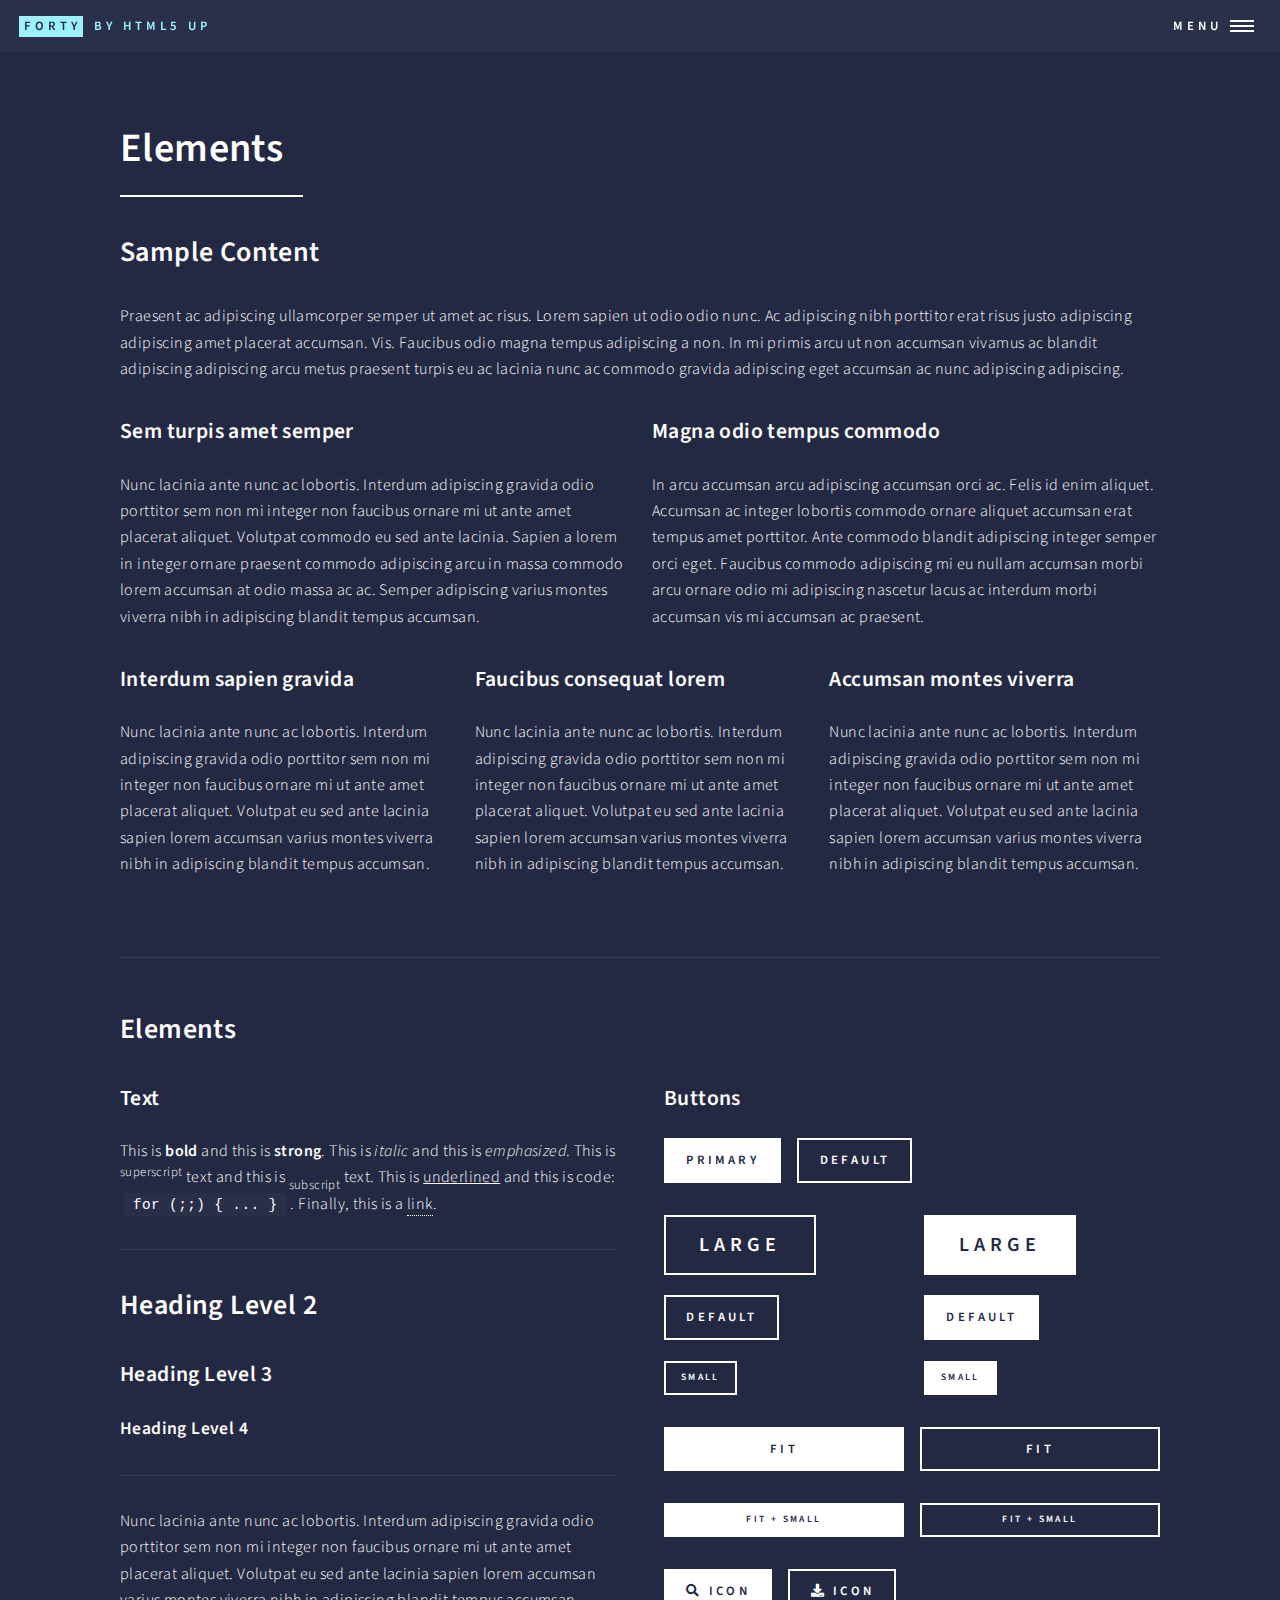
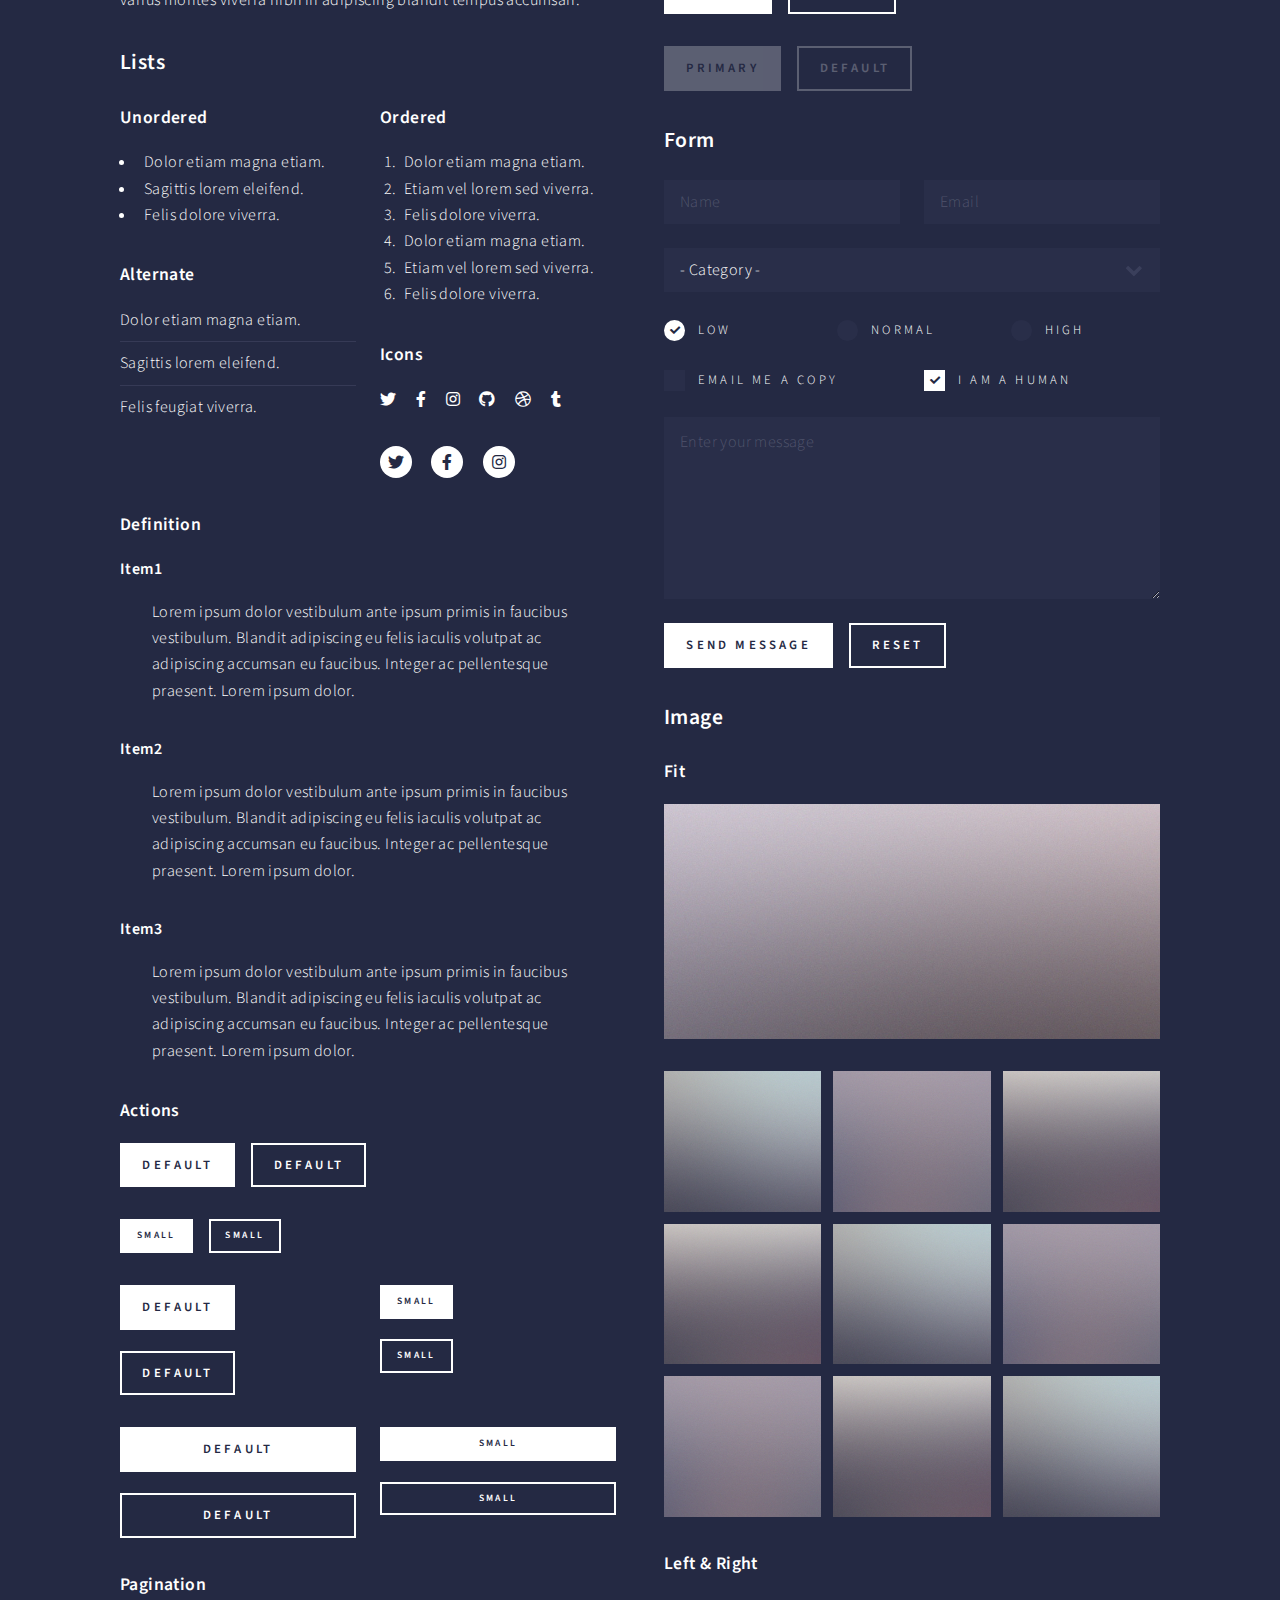
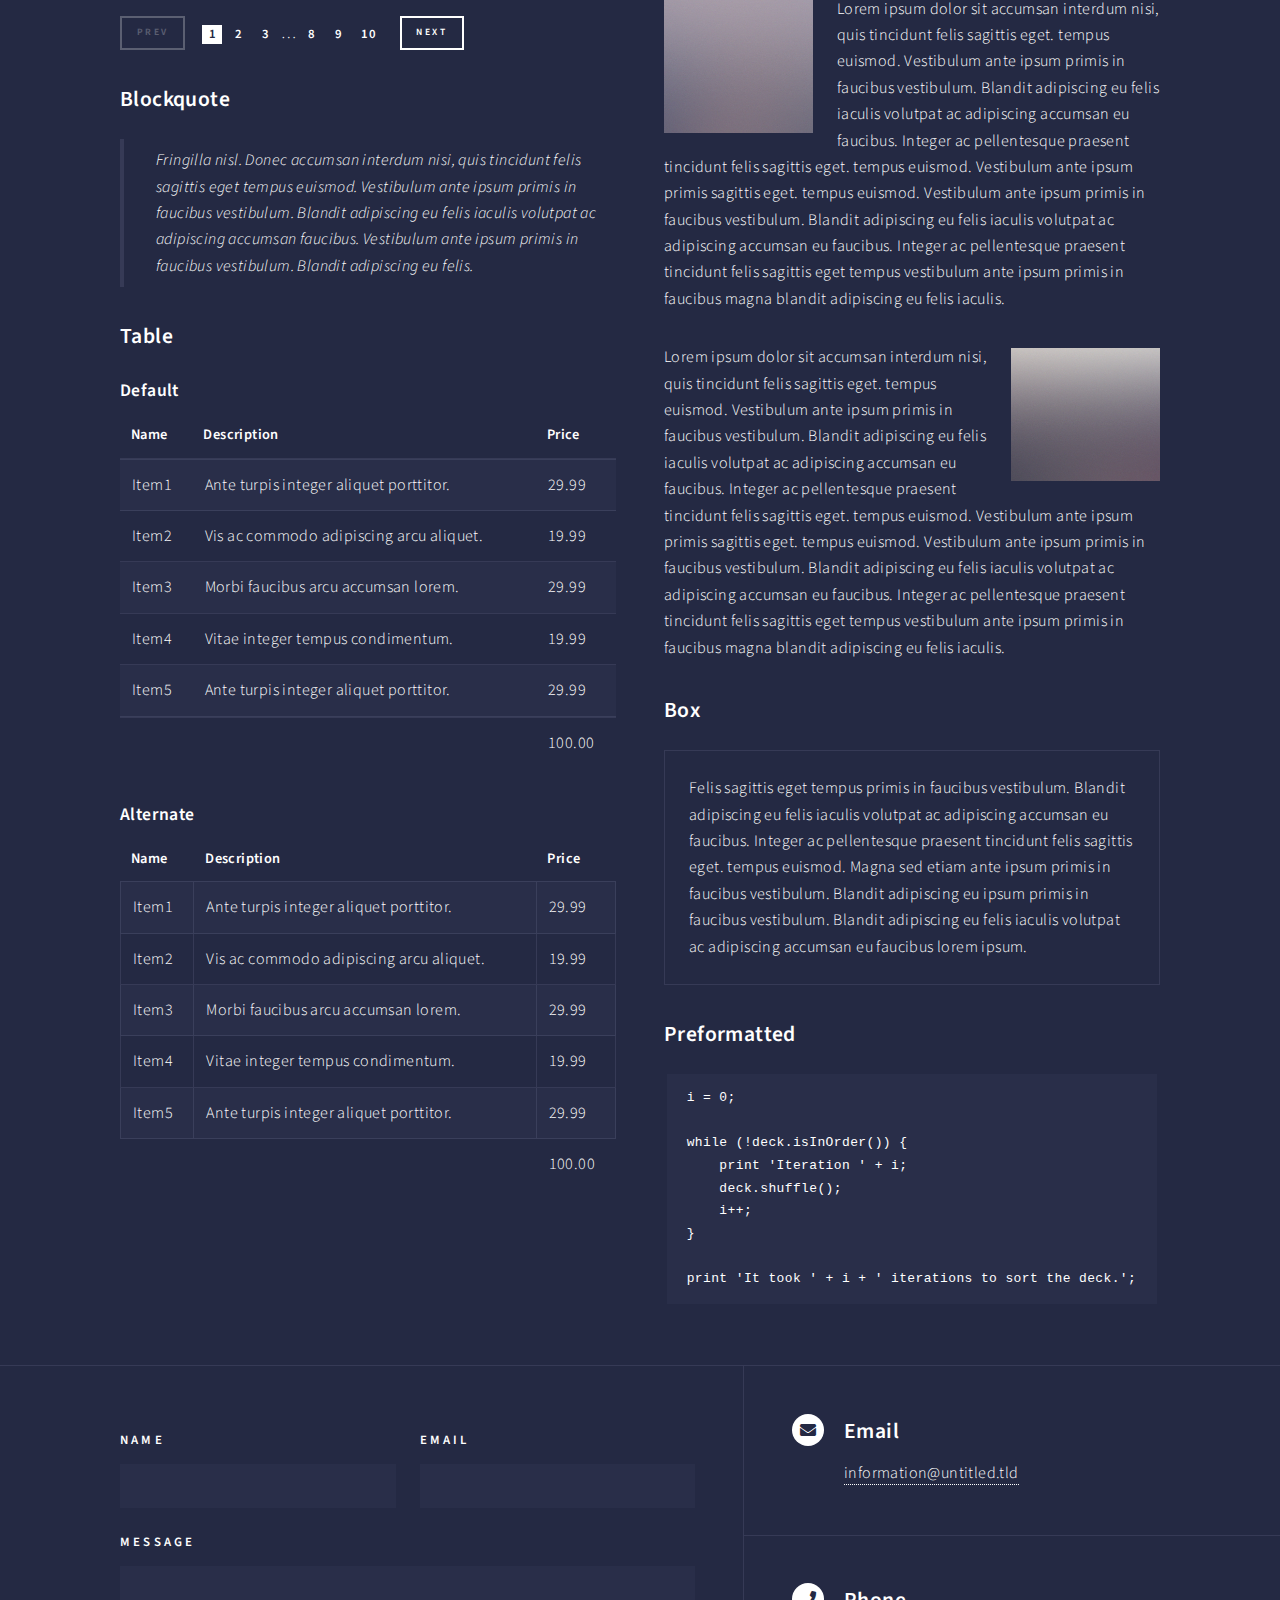
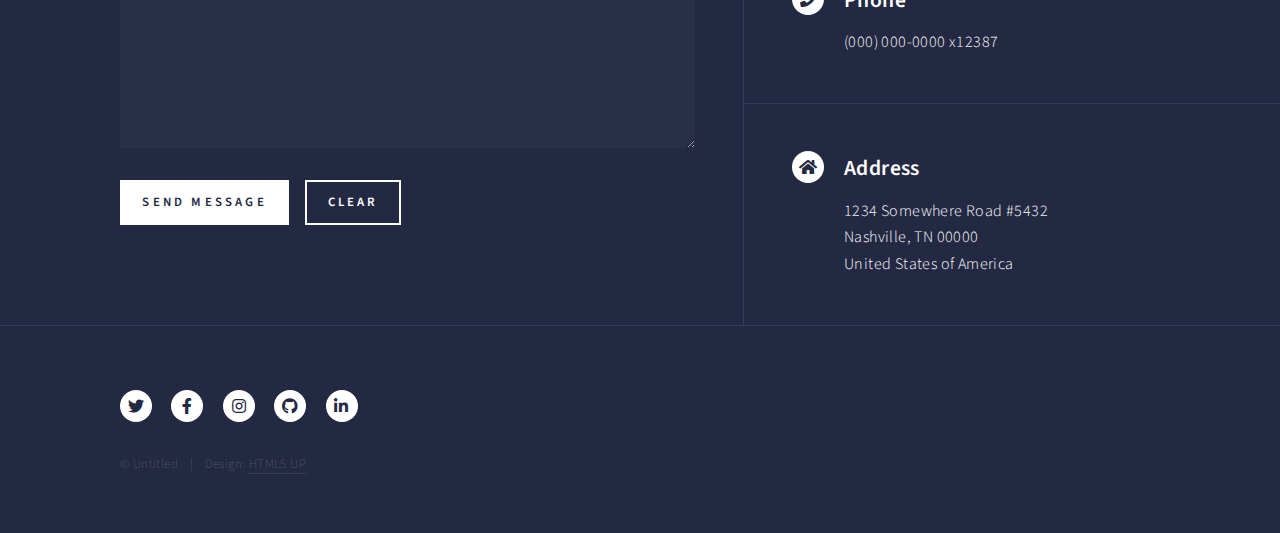
<file: elements.html>
<!DOCTYPE HTML>
<!--
	Forty by HTML5 UP
	html5up.net | @ajlkn
	Free for personal and commercial use under the CCA 3.0 license (html5up.net/license)
-->
<html>
	<head>
		<title>Elements - Forty by HTML5 UP</title>
		<meta charset="utf-8" />
		<meta name="viewport" content="width=device-width, initial-scale=1, user-scalable=no" />
		<link rel="stylesheet" href="assets/css/main.css" />
		<noscript><link rel="stylesheet" href="assets/css/noscript.css" /></noscript>
	</head>
	<body class="is-preload">

		<!-- Wrapper -->
			<div id="wrapper">

				<!-- Header -->
					<header id="header">
						<a href="index.html" class="logo"><strong>Forty</strong> <span>by HTML5 UP</span></a>
						<nav>
							<a href="#menu">Menu</a>
						</nav>
					</header>

				<!-- Menu -->
					<nav id="menu">
						<ul class="links">
							<li><a href="index.html">Home</a></li>
							<li><a href="landing.html">Landing</a></li>
							<li><a href="generic.html">Generic</a></li>
							<li><a href="elements.html">Elements</a></li>
						</ul>
						<ul class="actions stacked">
							<li><a href="#" class="button primary fit">Get Started</a></li>
							<li><a href="#" class="button fit">Log In</a></li>
						</ul>
					</nav>

				<!-- Main -->
					<div id="main" class="alt">

						<!-- One -->
							<section id="one">
								<div class="inner">
									<header class="major">
										<h1>Elements</h1>
									</header>

									<!-- Content -->
										<h2 id="content">Sample Content</h2>
										<p>Praesent ac adipiscing ullamcorper semper ut amet ac risus. Lorem sapien ut odio odio nunc. Ac adipiscing nibh porttitor erat risus justo adipiscing adipiscing amet placerat accumsan. Vis. Faucibus odio magna tempus adipiscing a non. In mi primis arcu ut non accumsan vivamus ac blandit adipiscing adipiscing arcu metus praesent turpis eu ac lacinia nunc ac commodo gravida adipiscing eget accumsan ac nunc adipiscing adipiscing.</p>
										<div class="row">
											<div class="col-6 col-12-small">
												<h3>Sem turpis amet semper</h3>
												<p>Nunc lacinia ante nunc ac lobortis. Interdum adipiscing gravida odio porttitor sem non mi integer non faucibus ornare mi ut ante amet placerat aliquet. Volutpat commodo eu sed ante lacinia. Sapien a lorem in integer ornare praesent commodo adipiscing arcu in massa commodo lorem accumsan at odio massa ac ac. Semper adipiscing varius montes viverra nibh in adipiscing blandit tempus accumsan.</p>
											</div>
											<div class="col-6 col-12-small">
												<h3>Magna odio tempus commodo</h3>
												<p>In arcu accumsan arcu adipiscing accumsan orci ac. Felis id enim aliquet. Accumsan ac integer lobortis commodo ornare aliquet accumsan erat tempus amet porttitor. Ante commodo blandit adipiscing integer semper orci eget. Faucibus commodo adipiscing mi eu nullam accumsan morbi arcu ornare odio mi adipiscing nascetur lacus ac interdum morbi accumsan vis mi accumsan ac praesent.</p>
											</div>
											<!-- Break -->
											<div class="col-4 col-12-medium">
												<h3>Interdum sapien gravida</h3>
												<p>Nunc lacinia ante nunc ac lobortis. Interdum adipiscing gravida odio porttitor sem non mi integer non faucibus ornare mi ut ante amet placerat aliquet. Volutpat eu sed ante lacinia sapien lorem accumsan varius montes viverra nibh in adipiscing blandit tempus accumsan.</p>
											</div>
											<div class="col-4 col-12-medium">
												<h3>Faucibus consequat lorem</h3>
												<p>Nunc lacinia ante nunc ac lobortis. Interdum adipiscing gravida odio porttitor sem non mi integer non faucibus ornare mi ut ante amet placerat aliquet. Volutpat eu sed ante lacinia sapien lorem accumsan varius montes viverra nibh in adipiscing blandit tempus accumsan.</p>
											</div>
											<div class="col-4 col-12-medium">
												<h3>Accumsan montes viverra</h3>
												<p>Nunc lacinia ante nunc ac lobortis. Interdum adipiscing gravida odio porttitor sem non mi integer non faucibus ornare mi ut ante amet placerat aliquet. Volutpat eu sed ante lacinia sapien lorem accumsan varius montes viverra nibh in adipiscing blandit tempus accumsan.</p>
											</div>
										</div>

									<hr class="major" />

									<!-- Elements -->
										<h2 id="elements">Elements</h2>
										<div class="row gtr-200">
											<div class="col-6 col-12-medium">

												<!-- Text stuff -->
													<h3>Text</h3>
													<p>This is <b>bold</b> and this is <strong>strong</strong>. This is <i>italic</i> and this is <em>emphasized</em>.
													This is <sup>superscript</sup> text and this is <sub>subscript</sub> text.
													This is <u>underlined</u> and this is code: <code>for (;;) { ... }</code>.
													Finally, this is a <a href="#">link</a>.</p>
													<hr />
													<h2>Heading Level 2</h2>
													<h3>Heading Level 3</h3>
													<h4>Heading Level 4</h4>
													<hr />
													<p>Nunc lacinia ante nunc ac lobortis. Interdum adipiscing gravida odio porttitor sem non mi integer non faucibus ornare mi ut ante amet placerat aliquet. Volutpat eu sed ante lacinia sapien lorem accumsan varius montes viverra nibh in adipiscing blandit tempus accumsan.</p>

												<!-- Lists -->
													<h3>Lists</h3>
													<div class="row">
														<div class="col-6 col-12-small">

															<h4>Unordered</h4>
															<ul>
																<li>Dolor etiam magna etiam.</li>
																<li>Sagittis lorem eleifend.</li>
																<li>Felis dolore viverra.</li>
															</ul>

															<h4>Alternate</h4>
															<ul class="alt">
																<li>Dolor etiam magna etiam.</li>
																<li>Sagittis lorem eleifend.</li>
																<li>Felis feugiat viverra.</li>
															</ul>

														</div>
														<div class="col-6 col-12-small">

															<h4>Ordered</h4>
															<ol>
																<li>Dolor etiam magna etiam.</li>
																<li>Etiam vel lorem sed viverra.</li>
																<li>Felis dolore viverra.</li>
																<li>Dolor etiam magna etiam.</li>
																<li>Etiam vel lorem sed viverra.</li>
																<li>Felis dolore viverra.</li>
															</ol>

															<h4>Icons</h4>
															<ul class="icons">
																<li><a href="#" class="icon brands fa-twitter"><span class="label">Twitter</span></a></li>
																<li><a href="#" class="icon brands fa-facebook-f"><span class="label">Facebook</span></a></li>
																<li><a href="#" class="icon brands fa-instagram"><span class="label">Instagram</span></a></li>
																<li><a href="#" class="icon brands fa-github"><span class="label">Github</span></a></li>
																<li><a href="#" class="icon brands fa-dribbble"><span class="label">Dribbble</span></a></li>
																<li><a href="#" class="icon brands fa-tumblr"><span class="label">Tumblr</span></a></li>
															</ul>
															<ul class="icons">
																<li><a href="#" class="icon brands alt fa-twitter"><span class="label">Twitter</span></a></li>
																<li><a href="#" class="icon brands alt fa-facebook-f"><span class="label">Facebook</span></a></li>
																<li><a href="#" class="icon brands alt fa-instagram"><span class="label">Instagram</span></a></li>
															</ul>

														</div>
													</div>
													<h4>Definition</h4>
													<dl>
														<dt>Item1</dt>
														<dd>
															<p>Lorem ipsum dolor vestibulum ante ipsum primis in faucibus vestibulum. Blandit adipiscing eu felis iaculis volutpat ac adipiscing accumsan eu faucibus. Integer ac pellentesque praesent. Lorem ipsum dolor.</p>
														</dd>
														<dt>Item2</dt>
														<dd>
															<p>Lorem ipsum dolor vestibulum ante ipsum primis in faucibus vestibulum. Blandit adipiscing eu felis iaculis volutpat ac adipiscing accumsan eu faucibus. Integer ac pellentesque praesent. Lorem ipsum dolor.</p>
														</dd>
														<dt>Item3</dt>
														<dd>
															<p>Lorem ipsum dolor vestibulum ante ipsum primis in faucibus vestibulum. Blandit adipiscing eu felis iaculis volutpat ac adipiscing accumsan eu faucibus. Integer ac pellentesque praesent. Lorem ipsum dolor.</p>
														</dd>
													</dl>

													<h4>Actions</h4>
													<ul class="actions">
														<li><a href="#" class="button primary">Default</a></li>
														<li><a href="#" class="button">Default</a></li>
													</ul>
													<ul class="actions small">
														<li><a href="#" class="button primary small">Small</a></li>
														<li><a href="#" class="button small">Small</a></li>
													</ul>
													<div class="row">
														<div class="col-6 col-12-small">
															<ul class="actions stacked">
																<li><a href="#" class="button primary">Default</a></li>
																<li><a href="#" class="button">Default</a></li>
															</ul>
														</div>
														<div class="col-6 col-12-small">
															<ul class="actions stacked">
																<li><a href="#" class="button primary small">Small</a></li>
																<li><a href="#" class="button small">Small</a></li>
															</ul>
														</div>
														<div class="col-6 col-12-small">
															<ul class="actions stacked">
																<li><a href="#" class="button primary fit">Default</a></li>
																<li><a href="#" class="button fit">Default</a></li>
															</ul>
														</div>
														<div class="col-6 col-12-small">
															<ul class="actions stacked">
																<li><a href="#" class="button primary small fit">Small</a></li>
																<li><a href="#" class="button small fit">Small</a></li>
															</ul>
														</div>
													</div>

													<h4>Pagination</h4>
													<ul class="pagination">
														<li><span class="button small disabled">Prev</span></li>
														<li><a href="#" class="page active">1</a></li>
														<li><a href="#" class="page">2</a></li>
														<li><a href="#" class="page">3</a></li>
														<li><span>&hellip;</span></li>
														<li><a href="#" class="page">8</a></li>
														<li><a href="#" class="page">9</a></li>
														<li><a href="#" class="page">10</a></li>
														<li><a href="#" class="button small">Next</a></li>
													</ul>

												<!-- Blockquote -->
													<h3>Blockquote</h3>
													<blockquote>Fringilla nisl. Donec accumsan interdum nisi, quis tincidunt felis sagittis eget tempus euismod. Vestibulum ante ipsum primis in faucibus vestibulum. Blandit adipiscing eu felis iaculis volutpat ac adipiscing accumsan faucibus. Vestibulum ante ipsum primis in faucibus vestibulum. Blandit adipiscing eu felis.</blockquote>

												<!-- Table -->
													<h3>Table</h3>

													<h4>Default</h4>
													<div class="table-wrapper">
														<table>
															<thead>
																<tr>
																	<th>Name</th>
																	<th>Description</th>
																	<th>Price</th>
																</tr>
															</thead>
															<tbody>
																<tr>
																	<td>Item1</td>
																	<td>Ante turpis integer aliquet porttitor.</td>
																	<td>29.99</td>
																</tr>
																<tr>
																	<td>Item2</td>
																	<td>Vis ac commodo adipiscing arcu aliquet.</td>
																	<td>19.99</td>
																</tr>
																<tr>
																	<td>Item3</td>
																	<td> Morbi faucibus arcu accumsan lorem.</td>
																	<td>29.99</td>
																</tr>
																<tr>
																	<td>Item4</td>
																	<td>Vitae integer tempus condimentum.</td>
																	<td>19.99</td>
																</tr>
																<tr>
																	<td>Item5</td>
																	<td>Ante turpis integer aliquet porttitor.</td>
																	<td>29.99</td>
																</tr>
															</tbody>
															<tfoot>
																<tr>
																	<td colspan="2"></td>
																	<td>100.00</td>
																</tr>
															</tfoot>
														</table>
													</div>

													<h4>Alternate</h4>
													<div class="table-wrapper">
														<table class="alt">
															<thead>
																<tr>
																	<th>Name</th>
																	<th>Description</th>
																	<th>Price</th>
																</tr>
															</thead>
															<tbody>
																<tr>
																	<td>Item1</td>
																	<td>Ante turpis integer aliquet porttitor.</td>
																	<td>29.99</td>
																</tr>
																<tr>
																	<td>Item2</td>
																	<td>Vis ac commodo adipiscing arcu aliquet.</td>
																	<td>19.99</td>
																</tr>
																<tr>
																	<td>Item3</td>
																	<td> Morbi faucibus arcu accumsan lorem.</td>
																	<td>29.99</td>
																</tr>
																<tr>
																	<td>Item4</td>
																	<td>Vitae integer tempus condimentum.</td>
																	<td>19.99</td>
																</tr>
																<tr>
																	<td>Item5</td>
																	<td>Ante turpis integer aliquet porttitor.</td>
																	<td>29.99</td>
																</tr>
															</tbody>
															<tfoot>
																<tr>
																	<td colspan="2"></td>
																	<td>100.00</td>
																</tr>
															</tfoot>
														</table>
													</div>

											</div>
											<div class="col-6 col-12-medium">

												<!-- Buttons -->
													<h3>Buttons</h3>
													<ul class="actions">
														<li><a href="#" class="button primary">Primary</a></li>
														<li><a href="#" class="button">Default</a></li>
													</ul>
													<div class="row">
														<div class="col-6 col-12-xsmall">
															<ul class="actions stacked">
																<li><a href="#" class="button large">Large</a></li>
																<li><a href="#" class="button">Default</a></li>
																<li><a href="#" class="button small">Small</a></li>
															</ul>
														</div>
														<div class="col-6 col-12-xsmall">
															<ul class="actions stacked">
																<li><a href="#" class="button primary large">Large</a></li>
																<li><a href="#" class="button primary">Default</a></li>
																<li><a href="#" class="button primary small">Small</a></li>
															</ul>
														</div>
													</div>
													<ul class="actions fit">
														<li><a href="#" class="button primary fit">Fit</a></li>
														<li><a href="#" class="button fit">Fit</a></li>
													</ul>
													<ul class="actions fit small">
														<li><a href="#" class="button primary fit small">Fit + Small</a></li>
														<li><a href="#" class="button fit small">Fit + Small</a></li>
													</ul>
													<ul class="actions">
														<li><a href="#" class="button primary icon solid fa-search">Icon</a></li>
														<li><a href="#" class="button icon solid fa-download">Icon</a></li>
													</ul>
													<ul class="actions">
														<li><span class="button primary disabled">Primary</span></li>
														<li><span class="button disabled">Default</span></li>
													</ul>

												<!-- Form -->
													<h3>Form</h3>

													<form method="post" action="#">
														<div class="row gtr-uniform">
															<div class="col-6 col-12-xsmall">
																<input type="text" name="demo-name" id="demo-name" value="" placeholder="Name" />
															</div>
															<div class="col-6 col-12-xsmall">
																<input type="email" name="demo-email" id="demo-email" value="" placeholder="Email" />
															</div>
															<!-- Break -->
															<div class="col-12">
																<select name="demo-category" id="demo-category">
																	<option value="">- Category -</option>
																	<option value="1">Manufacturing</option>
																	<option value="1">Shipping</option>
																	<option value="1">Administration</option>
																	<option value="1">Human Resources</option>
																</select>
															</div>
															<!-- Break -->
															<div class="col-4 col-12-small">
																<input type="radio" id="demo-priority-low" name="demo-priority" checked>
																<label for="demo-priority-low">Low</label>
															</div>
															<div class="col-4 col-12-small">
																<input type="radio" id="demo-priority-normal" name="demo-priority">
																<label for="demo-priority-normal">Normal</label>
															</div>
															<div class="col-4 col-12-small">
																<input type="radio" id="demo-priority-high" name="demo-priority">
																<label for="demo-priority-high">High</label>
															</div>
															<!-- Break -->
															<div class="col-6 col-12-small">
																<input type="checkbox" id="demo-copy" name="demo-copy">
																<label for="demo-copy">Email me a copy</label>
															</div>
															<div class="col-6 col-12-small">
																<input type="checkbox" id="demo-human" name="demo-human" checked>
																<label for="demo-human">I am a human</label>
															</div>
															<!-- Break -->
															<div class="col-12">
																<textarea name="demo-message" id="demo-message" placeholder="Enter your message" rows="6"></textarea>
															</div>
															<!-- Break -->
															<div class="col-12">
																<ul class="actions">
																	<li><input type="submit" value="Send Message" class="primary" /></li>
																	<li><input type="reset" value="Reset" /></li>
																</ul>
															</div>
														</div>
													</form>

												<!-- Image -->
													<h3>Image</h3>

													<h4>Fit</h4>
													<span class="image fit"><img src="images/pic03.jpg" alt="" /></span>
													<div class="box alt">
														<div class="row gtr-50 gtr-uniform">
															<div class="col-4"><span class="image fit"><img src="images/pic08.jpg" alt="" /></span></div>
															<div class="col-4"><span class="image fit"><img src="images/pic09.jpg" alt="" /></span></div>
															<div class="col-4"><span class="image fit"><img src="images/pic10.jpg" alt="" /></span></div>
															<!-- Break -->
															<div class="col-4"><span class="image fit"><img src="images/pic10.jpg" alt="" /></span></div>
															<div class="col-4"><span class="image fit"><img src="images/pic08.jpg" alt="" /></span></div>
															<div class="col-4"><span class="image fit"><img src="images/pic09.jpg" alt="" /></span></div>
															<!-- Break -->
															<div class="col-4"><span class="image fit"><img src="images/pic09.jpg" alt="" /></span></div>
															<div class="col-4"><span class="image fit"><img src="images/pic10.jpg" alt="" /></span></div>
															<div class="col-4"><span class="image fit"><img src="images/pic08.jpg" alt="" /></span></div>
														</div>
													</div>

													<h4>Left &amp; Right</h4>
													<p><span class="image left"><img src="images/pic09.jpg" alt="" /></span>Lorem ipsum dolor sit accumsan interdum nisi, quis tincidunt felis sagittis eget. tempus euismod. Vestibulum ante ipsum primis in faucibus vestibulum. Blandit adipiscing eu felis iaculis volutpat ac adipiscing accumsan eu faucibus. Integer ac pellentesque praesent tincidunt felis sagittis eget. tempus euismod. Vestibulum ante ipsum primis sagittis eget. tempus euismod. Vestibulum ante ipsum primis in faucibus vestibulum. Blandit adipiscing eu felis iaculis volutpat ac adipiscing accumsan eu faucibus. Integer ac pellentesque praesent tincidunt felis sagittis eget tempus vestibulum ante ipsum primis in faucibus magna blandit adipiscing eu felis iaculis.</p>
													<p><span class="image right"><img src="images/pic10.jpg" alt="" /></span>Lorem ipsum dolor sit accumsan interdum nisi, quis tincidunt felis sagittis eget. tempus euismod. Vestibulum ante ipsum primis in faucibus vestibulum. Blandit adipiscing eu felis iaculis volutpat ac adipiscing accumsan eu faucibus. Integer ac pellentesque praesent tincidunt felis sagittis eget. tempus euismod. Vestibulum ante ipsum primis sagittis eget. tempus euismod. Vestibulum ante ipsum primis in faucibus vestibulum. Blandit adipiscing eu felis iaculis volutpat ac adipiscing accumsan eu faucibus. Integer ac pellentesque praesent tincidunt felis sagittis eget tempus vestibulum ante ipsum primis in faucibus magna blandit adipiscing eu felis iaculis.</p>

												<!-- Box -->
													<h3>Box</h3>
													<div class="box">
														<p>Felis sagittis eget tempus primis in faucibus vestibulum. Blandit adipiscing eu felis iaculis volutpat ac adipiscing accumsan eu faucibus. Integer ac pellentesque praesent tincidunt felis sagittis eget. tempus euismod. Magna sed etiam ante ipsum primis in faucibus vestibulum. Blandit adipiscing eu ipsum primis in faucibus vestibulum. Blandit adipiscing eu felis iaculis volutpat ac adipiscing accumsan eu faucibus lorem ipsum.</p>
													</div>

												<!-- Preformatted Code -->
													<h3>Preformatted</h3>
													<pre><code>i = 0;

while (!deck.isInOrder()) {
    print 'Iteration ' + i;
    deck.shuffle();
    i++;
}

print 'It took ' + i + ' iterations to sort the deck.';
</code></pre>

											</div>
										</div>

								</div>
							</section>

					</div>

				<!-- Contact -->
					<section id="contact">
						<div class="inner">
							<section>
								<form method="post" action="#">
									<div class="fields">
										<div class="field half">
											<label for="name">Name</label>
											<input type="text" name="name" id="name" />
										</div>
										<div class="field half">
											<label for="email">Email</label>
											<input type="text" name="email" id="email" />
										</div>
										<div class="field">
											<label for="message">Message</label>
											<textarea name="message" id="message" rows="6"></textarea>
										</div>
									</div>
									<ul class="actions">
										<li><input type="submit" value="Send Message" class="primary" /></li>
										<li><input type="reset" value="Clear" /></li>
									</ul>
								</form>
							</section>
							<section class="split">
								<section>
									<div class="contact-method">
										<span class="icon solid alt fa-envelope"></span>
										<h3>Email</h3>
										<a href="#">information@untitled.tld</a>
									</div>
								</section>
								<section>
									<div class="contact-method">
										<span class="icon solid alt fa-phone"></span>
										<h3>Phone</h3>
										<span>(000) 000-0000 x12387</span>
									</div>
								</section>
								<section>
									<div class="contact-method">
										<span class="icon solid alt fa-home"></span>
										<h3>Address</h3>
										<span>1234 Somewhere Road #5432<br />
										Nashville, TN 00000<br />
										United States of America</span>
									</div>
								</section>
							</section>
						</div>
					</section>

				<!-- Footer -->
					<footer id="footer">
						<div class="inner">
							<ul class="icons">
								<li><a href="#" class="icon brands alt fa-twitter"><span class="label">Twitter</span></a></li>
								<li><a href="#" class="icon brands alt fa-facebook-f"><span class="label">Facebook</span></a></li>
								<li><a href="#" class="icon brands alt fa-instagram"><span class="label">Instagram</span></a></li>
								<li><a href="#" class="icon brands alt fa-github"><span class="label">GitHub</span></a></li>
								<li><a href="#" class="icon brands alt fa-linkedin-in"><span class="label">LinkedIn</span></a></li>
							</ul>
							<ul class="copyright">
								<li>&copy; Untitled</li><li>Design: <a href="https://html5up.net">HTML5 UP</a></li>
							</ul>
						</div>
					</footer>

			</div>

		<!-- Scripts -->
			<script src="assets/js/jquery.min.js"></script>
			<script src="assets/js/jquery.scrolly.min.js"></script>
			<script src="assets/js/jquery.scrollex.min.js"></script>
			<script src="assets/js/browser.min.js"></script>
			<script src="assets/js/breakpoints.min.js"></script>
			<script src="assets/js/util.js"></script>
			<script src="assets/js/main.js"></script>

	</body>
</html>
</file>
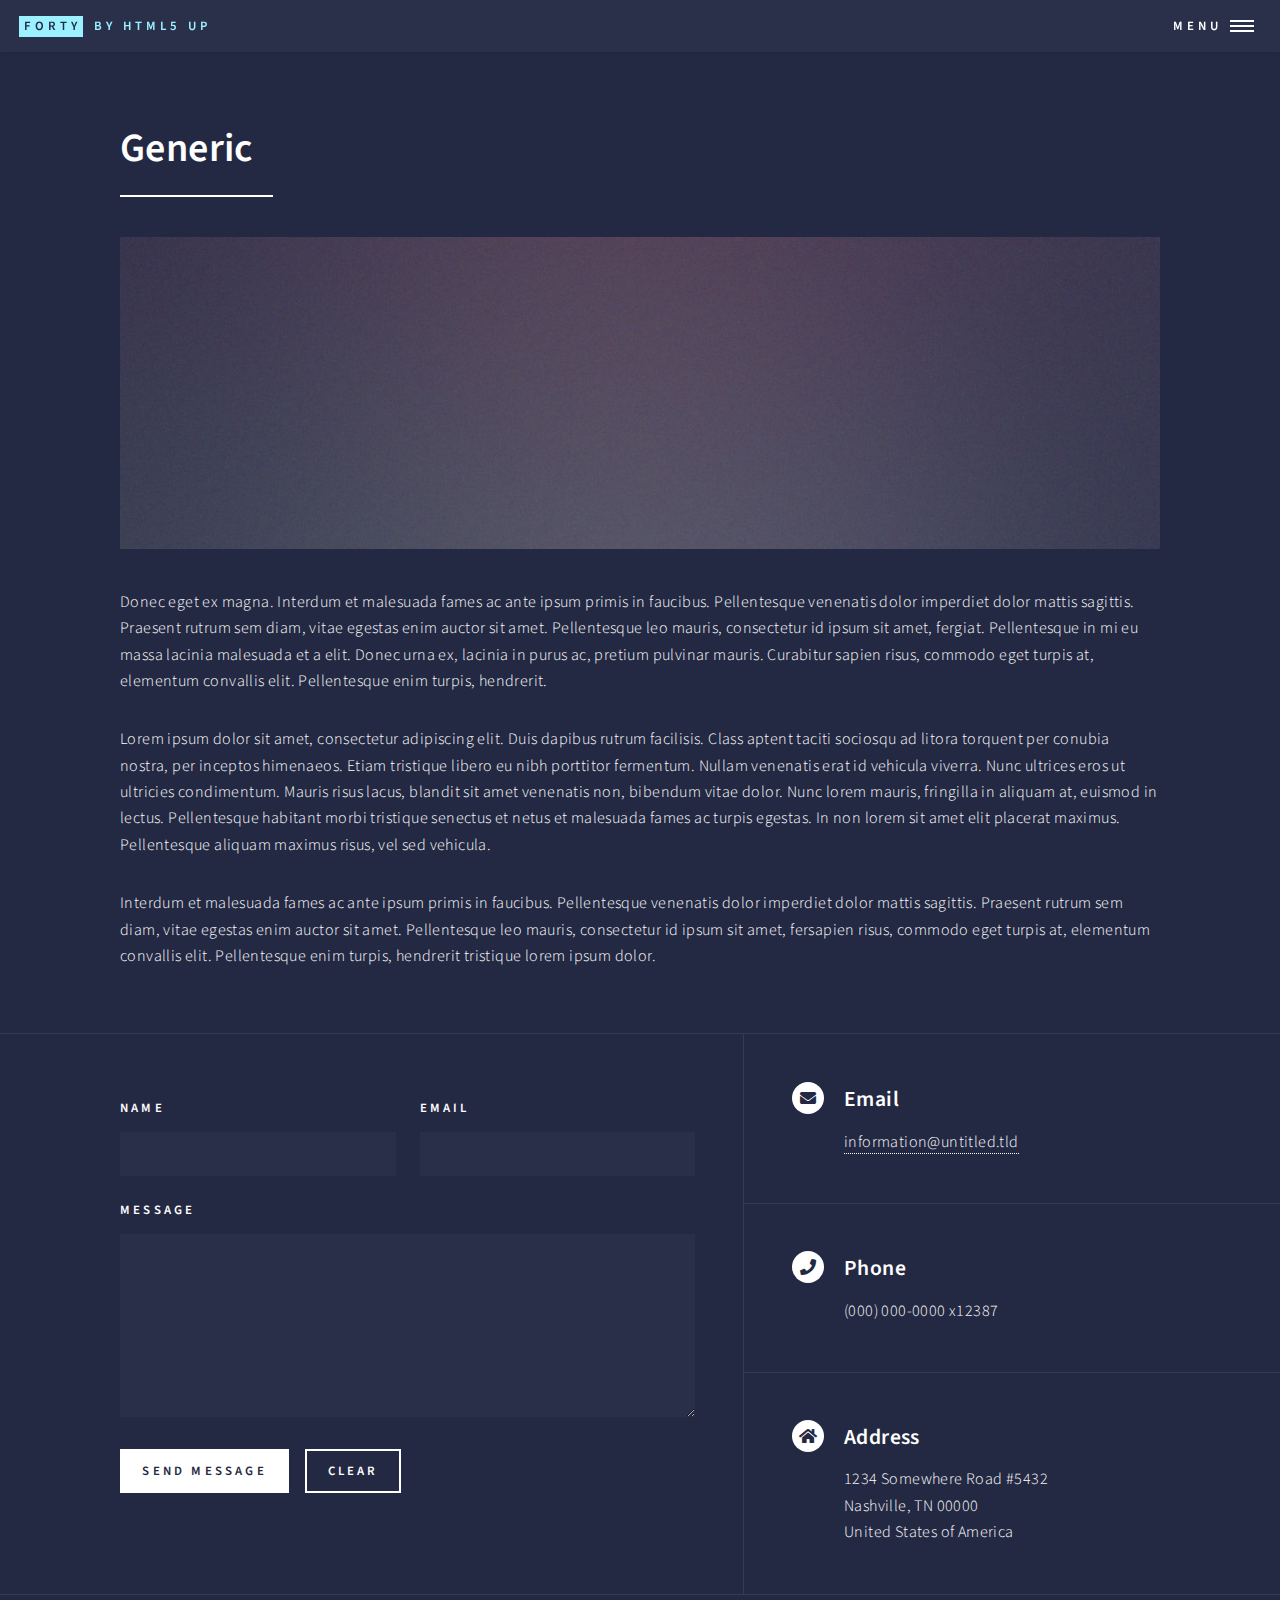
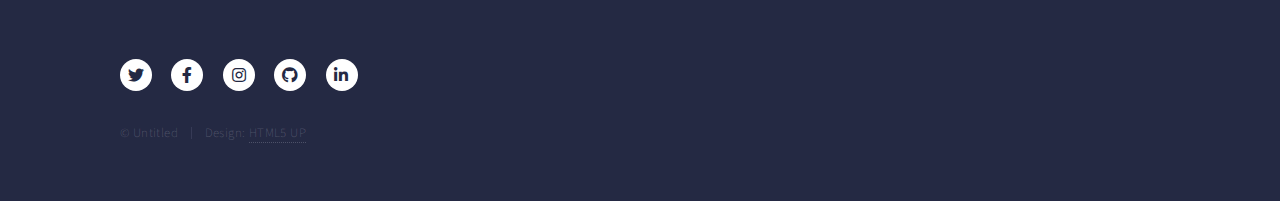
<file: generic.html>
<!DOCTYPE HTML>
<!--
	Forty by HTML5 UP
	html5up.net | @ajlkn
	Free for personal and commercial use under the CCA 3.0 license (html5up.net/license)
-->
<html>
	<head>
		<title>Generic - Forty by HTML5 UP</title>
		<meta charset="utf-8" />
		<meta name="viewport" content="width=device-width, initial-scale=1, user-scalable=no" />
		<link rel="stylesheet" href="assets/css/main.css" />
		<noscript><link rel="stylesheet" href="assets/css/noscript.css" /></noscript>
	</head>
	<body class="is-preload">

		<!-- Wrapper -->
			<div id="wrapper">

				<!-- Header -->
					<header id="header">
						<a href="index.html" class="logo"><strong>Forty</strong> <span>by HTML5 UP</span></a>
						<nav>
							<a href="#menu">Menu</a>
						</nav>
					</header>

				<!-- Menu -->
					<nav id="menu">
						<ul class="links">
							<li><a href="index.html">Home</a></li>
							<li><a href="landing.html">Landing</a></li>
							<li><a href="generic.html">Generic</a></li>
							<li><a href="elements.html">Elements</a></li>
						</ul>
						<ul class="actions stacked">
							<li><a href="#" class="button primary fit">Get Started</a></li>
							<li><a href="#" class="button fit">Log In</a></li>
						</ul>
					</nav>

				<!-- Main -->
					<div id="main" class="alt">

						<!-- One -->
							<section id="one">
								<div class="inner">
									<header class="major">
										<h1>Generic</h1>
									</header>
									<span class="image main"><img src="images/pic11.jpg" alt="" /></span>
									<p>Donec eget ex magna. Interdum et malesuada fames ac ante ipsum primis in faucibus. Pellentesque venenatis dolor imperdiet dolor mattis sagittis. Praesent rutrum sem diam, vitae egestas enim auctor sit amet. Pellentesque leo mauris, consectetur id ipsum sit amet, fergiat. Pellentesque in mi eu massa lacinia malesuada et a elit. Donec urna ex, lacinia in purus ac, pretium pulvinar mauris. Curabitur sapien risus, commodo eget turpis at, elementum convallis elit. Pellentesque enim turpis, hendrerit.</p>
									<p>Lorem ipsum dolor sit amet, consectetur adipiscing elit. Duis dapibus rutrum facilisis. Class aptent taciti sociosqu ad litora torquent per conubia nostra, per inceptos himenaeos. Etiam tristique libero eu nibh porttitor fermentum. Nullam venenatis erat id vehicula viverra. Nunc ultrices eros ut ultricies condimentum. Mauris risus lacus, blandit sit amet venenatis non, bibendum vitae dolor. Nunc lorem mauris, fringilla in aliquam at, euismod in lectus. Pellentesque habitant morbi tristique senectus et netus et malesuada fames ac turpis egestas. In non lorem sit amet elit placerat maximus. Pellentesque aliquam maximus risus, vel sed vehicula.</p>
									<p>Interdum et malesuada fames ac ante ipsum primis in faucibus. Pellentesque venenatis dolor imperdiet dolor mattis sagittis. Praesent rutrum sem diam, vitae egestas enim auctor sit amet. Pellentesque leo mauris, consectetur id ipsum sit amet, fersapien risus, commodo eget turpis at, elementum convallis elit. Pellentesque enim turpis, hendrerit tristique lorem ipsum dolor.</p>
								</div>
							</section>

					</div>

				<!-- Contact -->
					<section id="contact">
						<div class="inner">
							<section>
								<form method="post" action="#">
									<div class="fields">
										<div class="field half">
											<label for="name">Name</label>
											<input type="text" name="name" id="name" />
										</div>
										<div class="field half">
											<label for="email">Email</label>
											<input type="text" name="email" id="email" />
										</div>
										<div class="field">
											<label for="message">Message</label>
											<textarea name="message" id="message" rows="6"></textarea>
										</div>
									</div>
									<ul class="actions">
										<li><input type="submit" value="Send Message" class="primary" /></li>
										<li><input type="reset" value="Clear" /></li>
									</ul>
								</form>
							</section>
							<section class="split">
								<section>
									<div class="contact-method">
										<span class="icon solid alt fa-envelope"></span>
										<h3>Email</h3>
										<a href="#">information@untitled.tld</a>
									</div>
								</section>
								<section>
									<div class="contact-method">
										<span class="icon solid alt fa-phone"></span>
										<h3>Phone</h3>
										<span>(000) 000-0000 x12387</span>
									</div>
								</section>
								<section>
									<div class="contact-method">
										<span class="icon solid alt fa-home"></span>
										<h3>Address</h3>
										<span>1234 Somewhere Road #5432<br />
										Nashville, TN 00000<br />
										United States of America</span>
									</div>
								</section>
							</section>
						</div>
					</section>

				<!-- Footer -->
					<footer id="footer">
						<div class="inner">
							<ul class="icons">
								<li><a href="#" class="icon brands alt fa-twitter"><span class="label">Twitter</span></a></li>
								<li><a href="#" class="icon brands alt fa-facebook-f"><span class="label">Facebook</span></a></li>
								<li><a href="#" class="icon brands alt fa-instagram"><span class="label">Instagram</span></a></li>
								<li><a href="#" class="icon brands alt fa-github"><span class="label">GitHub</span></a></li>
								<li><a href="#" class="icon brands alt fa-linkedin-in"><span class="label">LinkedIn</span></a></li>
							</ul>
							<ul class="copyright">
								<li>&copy; Untitled</li><li>Design: <a href="https://html5up.net">HTML5 UP</a></li>
							</ul>
						</div>
					</footer>

			</div>

		<!-- Scripts -->
			<script src="assets/js/jquery.min.js"></script>
			<script src="assets/js/jquery.scrolly.min.js"></script>
			<script src="assets/js/jquery.scrollex.min.js"></script>
			<script src="assets/js/browser.min.js"></script>
			<script src="assets/js/breakpoints.min.js"></script>
			<script src="assets/js/util.js"></script>
			<script src="assets/js/main.js"></script>

	</body>
</html>
</file>
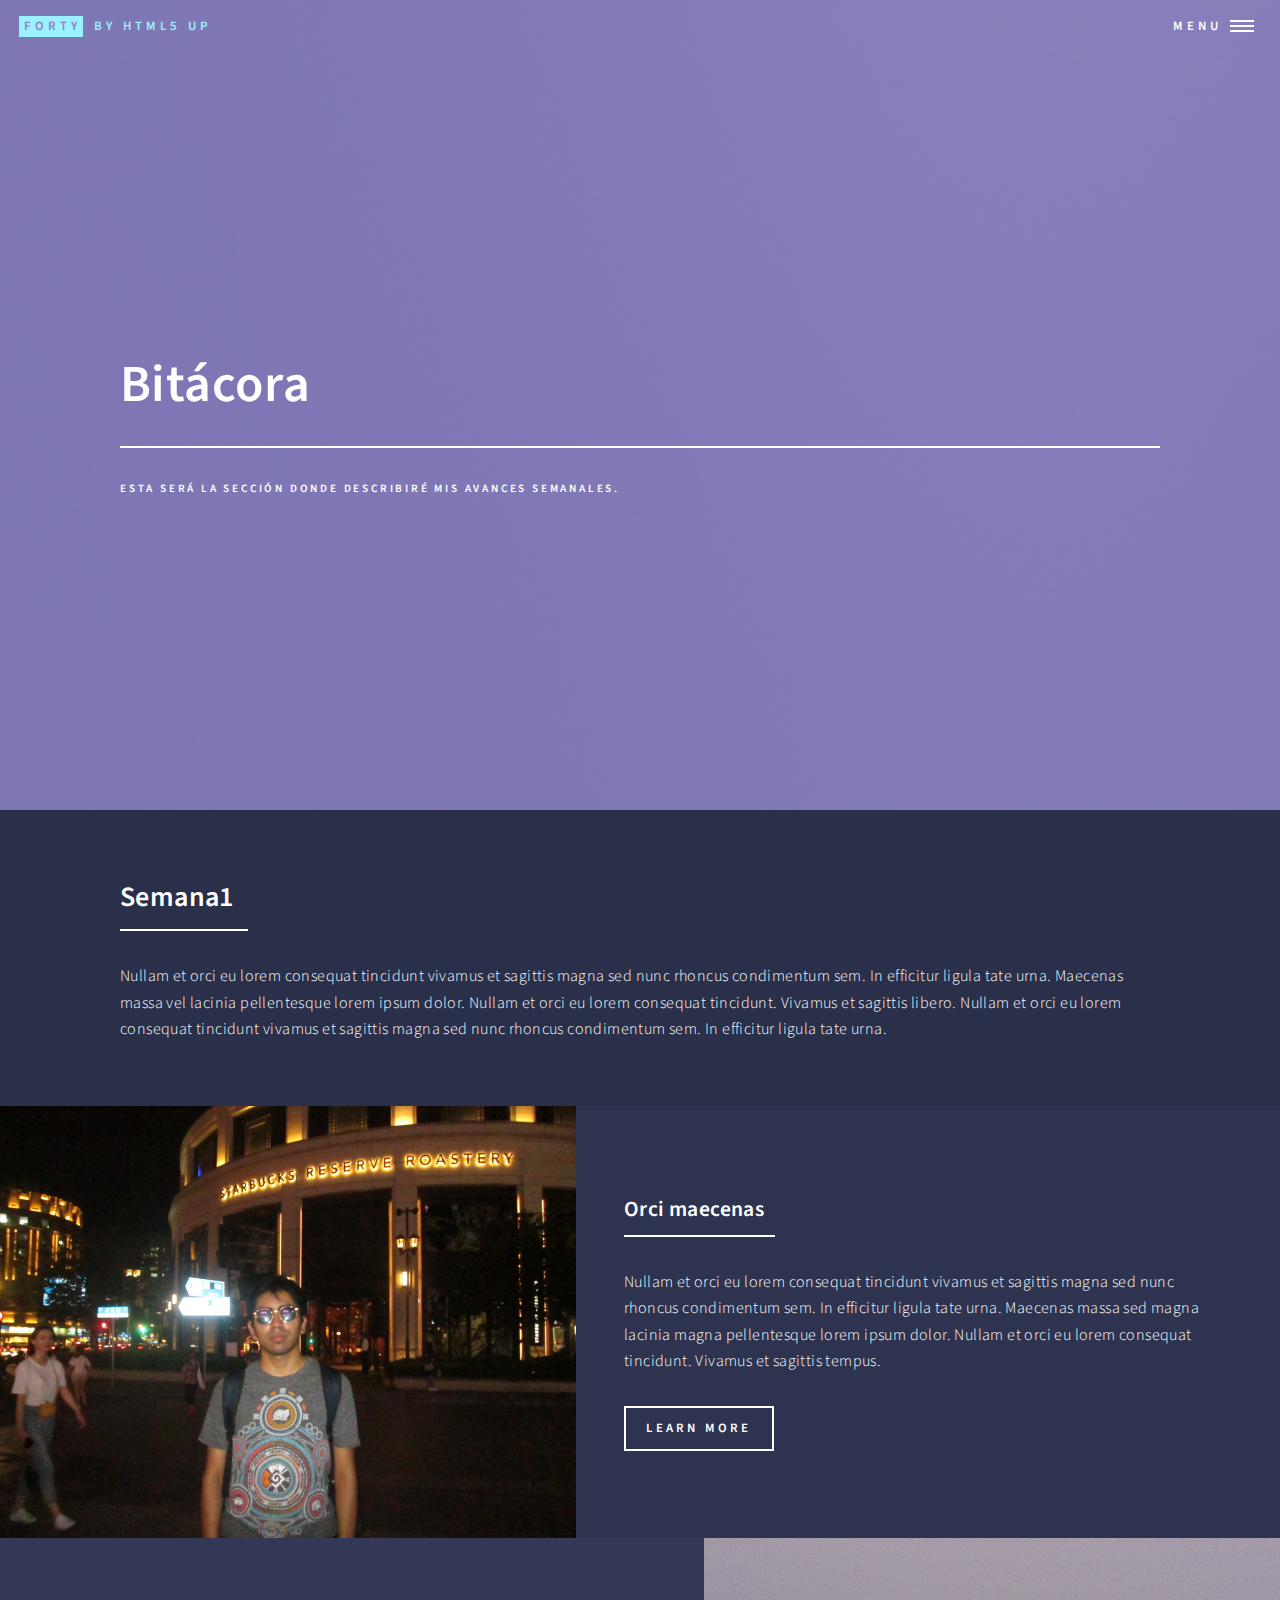
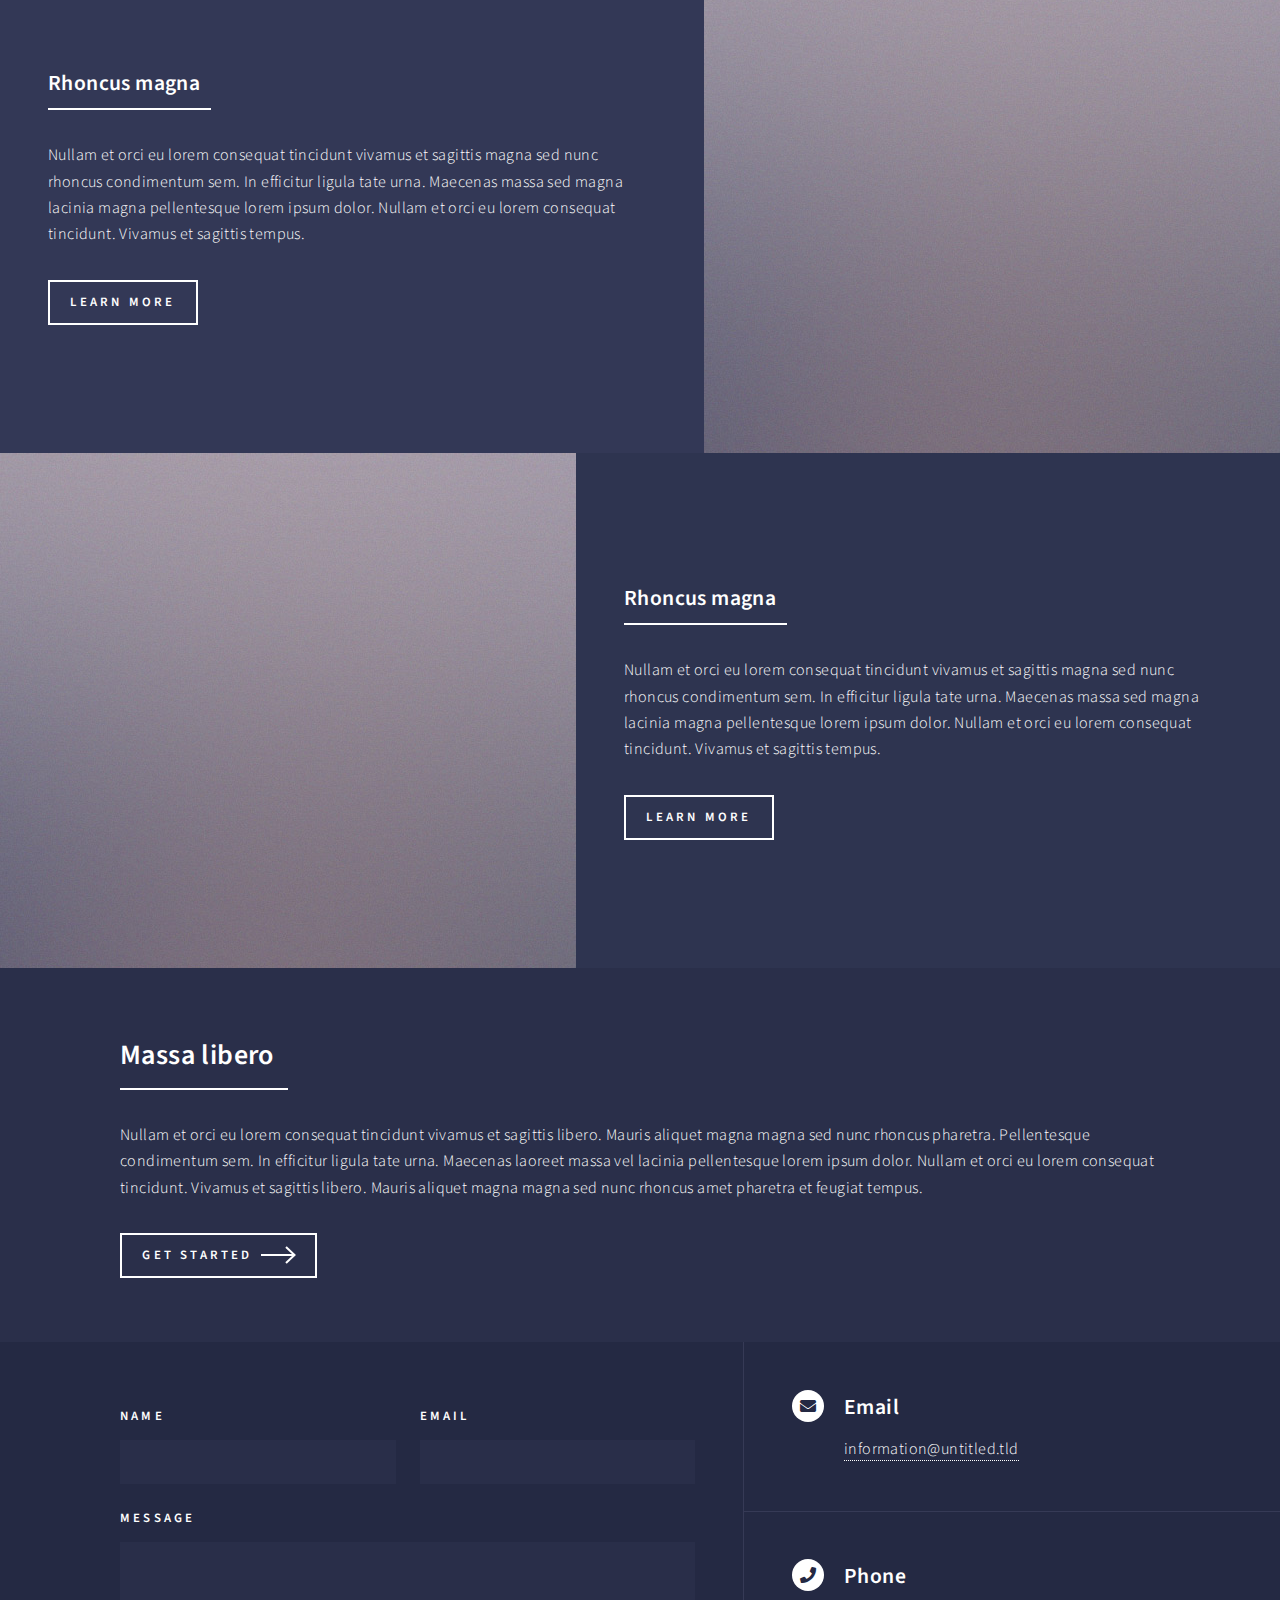
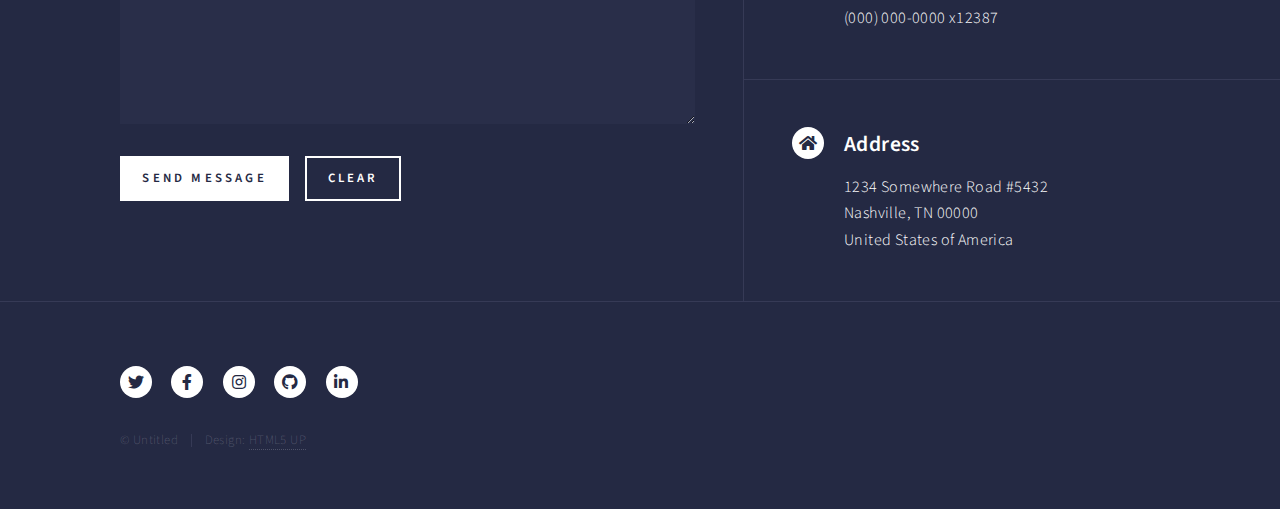
<file: landing.html>
<!DOCTYPE HTML>
<!--
	Forty by HTML5 UP
	html5up.net | @ajlkn
	Free for personal and commercial use under the CCA 3.0 license (html5up.net/license)
-->
<html>
	<head>
		<title>Landing - Forty by HTML5 UP</title>
		<meta charset="utf-8" />
		<meta name="viewport" content="width=device-width, initial-scale=1, user-scalable=no" />
		<link rel="stylesheet" href="assets/css/main.css" />
		<noscript><link rel="stylesheet" href="assets/css/noscript.css" /></noscript>
	</head>
	<body class="is-preload">

		<!-- Wrapper -->
			<div id="wrapper">

				<!-- Header -->
				<!-- Note: The "styleN" class below should match that of the banner element. -->
					<header id="header" class="alt style2">
						<a href="index.html" class="logo"><strong>Forty</strong> <span>by HTML5 UP</span></a>
						<nav>
							<a href="#menu">Menu</a>
						</nav>
					</header>

				<!-- Menu -->
					<nav id="menu">
						<ul class="links">
							<li><a href="index.html">Home</a></li>
							<li><a href="landing.html">Landing</a></li>
							<li><a href="generic.html">Generic</a></li>
							<li><a href="elements.html">Elements</a></li>
						</ul>
						<ul class="actions stacked">
							<li><a href="#" class="button primary fit">Get Started</a></li>
							<li><a href="#" class="button fit">Log In</a></li>
						</ul>
					</nav>

				<!-- Banner -->
				<!-- Note: The "styleN" class below should match that of the header element. -->
					<section id="banner" class="style2">
						<div class="inner">
							<span class="image">
								<img src="images/pic07.jpg" alt="" />
							</span>
							<header class="major">
								<h1>Bitácora</h1>
							</header>
							<div class="content">
								<p>Esta será la sección donde describiré mis avances semanales.</p>
							</div>
						</div>
					</section>

				<!-- Main -->
					<div id="main">

						<!-- One -->
							<section id="one">
								<div class="inner">
									<header class="major">
										<h2>Semana1</h2>
									</header>
									<p>Nullam et orci eu lorem consequat tincidunt vivamus et sagittis magna sed nunc rhoncus condimentum sem. In efficitur ligula tate urna. Maecenas massa vel lacinia pellentesque lorem ipsum dolor. Nullam et orci eu lorem consequat tincidunt. Vivamus et sagittis libero. Nullam et orci eu lorem consequat tincidunt vivamus et sagittis magna sed nunc rhoncus condimentum sem. In efficitur ligula tate urna.</p>
								</div>
							</section>

				

						<!-- Two -->
							<section id="two" class="spotlights">
								<section>
									<a href="generic.html" class="image">
										<img src="images/IMG_1001.JPG" alt="" data-position="center center" />
									</a>
									<div class="content">
										<div class="inner">
											<header class="major">
												<h3>Orci maecenas</h3>
											</header>
											<p>Nullam et orci eu lorem consequat tincidunt vivamus et sagittis magna sed nunc rhoncus condimentum sem. In efficitur ligula tate urna. Maecenas massa sed magna lacinia magna pellentesque lorem ipsum dolor. Nullam et orci eu lorem consequat tincidunt. Vivamus et sagittis tempus.</p>
											<ul class="actions">
												<li><a href="generic.html" class="button">Learn more</a></li>
											</ul>
										</div>
									</div>
								</section>
								<section>
									<a href="generic.html" class="image">
										<img src="images/pic09.jpg" alt="" data-position="top center" />
									</a>
									<div class="content">
										<div class="inner">
											<header class="major">
												<h3>Rhoncus magna</h3>
											</header>
											<p>Nullam et orci eu lorem consequat tincidunt vivamus et sagittis magna sed nunc rhoncus condimentum sem. In efficitur ligula tate urna. Maecenas massa sed magna lacinia magna pellentesque lorem ipsum dolor. Nullam et orci eu lorem consequat tincidunt. Vivamus et sagittis tempus.</p>
											<ul class="actions">
												<li><a href="generic.html" class="button">Learn more</a></li>
											</ul>
										</div>
									</div>
								</section>
								<section>
									<a href="generic.html" class="image">
										<img src="images/pic09.jpg" alt="" data-position="top center" />
									</a>
									<div class="content">
										<div class="inner">
											<header class="major">
												<h3>Rhoncus magna</h3>
											</header>
											<p>Nullam et orci eu lorem consequat tincidunt vivamus et sagittis magna sed nunc rhoncus condimentum sem. In efficitur ligula tate urna. Maecenas massa sed magna lacinia magna pellentesque lorem ipsum dolor. Nullam et orci eu lorem consequat tincidunt. Vivamus et sagittis tempus.</p>
											<ul class="actions">
												<li><a href="generic.html" class="button">Learn more</a></li>
											</ul>
										</div>
									</div>
								</section>

							</section>
			<!-- Three -->
							<section id="three">
								<div class="inner">
									<header class="major">
										<h2>Massa libero</h2>
									</header>
									<p>Nullam et orci eu lorem consequat tincidunt vivamus et sagittis libero. Mauris aliquet magna magna sed nunc rhoncus pharetra. Pellentesque condimentum sem. In efficitur ligula tate urna. Maecenas laoreet massa vel lacinia pellentesque lorem ipsum dolor. Nullam et orci eu lorem consequat tincidunt. Vivamus et sagittis libero. Mauris aliquet magna magna sed nunc rhoncus amet pharetra et feugiat tempus.</p>
									<ul class="actions">
										<li><a href="generic.html" class="button next">Get Started</a></li>
									</ul>
								</div>
							</section>

					</div>

				<!-- Contact -->
					<section id="contact">
						<div class="inner">
							<section>
								<form method="post" action="#">
									<div class="fields">
										<div class="field half">
											<label for="name">Name</label>
											<input type="text" name="name" id="name" />
										</div>
										<div class="field half">
											<label for="email">Email</label>
											<input type="text" name="email" id="email" />
										</div>
										<div class="field">
											<label for="message">Message</label>
											<textarea name="message" id="message" rows="6"></textarea>
										</div>
									</div>
									<ul class="actions">
										<li><input type="submit" value="Send Message" class="primary" /></li>
										<li><input type="reset" value="Clear" /></li>
									</ul>
								</form>
							</section>
							<section class="split">
								<section>
									<div class="contact-method">
										<span class="icon solid alt fa-envelope"></span>
										<h3>Email</h3>
										<a href="#">information@untitled.tld</a>
									</div>
								</section>
								<section>
									<div class="contact-method">
										<span class="icon solid alt fa-phone"></span>
										<h3>Phone</h3>
										<span>(000) 000-0000 x12387</span>
									</div>
								</section>
								<section>
									<div class="contact-method">
										<span class="icon solid alt fa-home"></span>
										<h3>Address</h3>
										<span>1234 Somewhere Road #5432<br />
										Nashville, TN 00000<br />
										United States of America</span>
									</div>
								</section>
							</section>
						</div>
					</section>

				<!-- Footer -->
					<footer id="footer">
						<div class="inner">
							<ul class="icons">
								<li><a href="#" class="icon brands alt fa-twitter"><span class="label">Twitter</span></a></li>
								<li><a href="#" class="icon brands alt fa-facebook-f"><span class="label">Facebook</span></a></li>
								<li><a href="#" class="icon brands alt fa-instagram"><span class="label">Instagram</span></a></li>
								<li><a href="#" class="icon brands alt fa-github"><span class="label">GitHub</span></a></li>
								<li><a href="#" class="icon brands alt fa-linkedin-in"><span class="label">LinkedIn</span></a></li>
							</ul>
							<ul class="copyright">
								<li>&copy; Untitled</li><li>Design: <a href="https://html5up.net">HTML5 UP</a></li>
							</ul>
						</div>
					</footer>

			</div>

		<!-- Scripts -->
			<script src="assets/js/jquery.min.js"></script>
			<script src="assets/js/jquery.scrolly.min.js"></script>
			<script src="assets/js/jquery.scrollex.min.js"></script>
			<script src="assets/js/browser.min.js"></script>
			<script src="assets/js/breakpoints.min.js"></script>
			<script src="assets/js/util.js"></script>
			<script src="assets/js/main.js"></script>

	</body>
</html>
</file>
<file: assets/css/noscript.css>
/*
	Forty by HTML5 UP
	html5up.net | @ajlkn
	Free for personal and commercial use under the CCA 3.0 license (html5up.net/license)
*/

/* Banner */

	body.is-preload #banner:after {
		opacity: 0.85;
	}

	body.is-preload #banner > .inner {
		-moz-filter: none;
		-webkit-filter: none;
		-ms-filter: none;
		filter: none;
		-moz-transform: none;
		-webkit-transform: none;
		-ms-transform: none;
		transform: none;
		opacity: 1;
	}
</file>
<file: assets/css/main.css>
@import url(fontawesome-all.min.css);
@import url("https://fonts.googleapis.com/css?family=Source+Sans+Pro:300,300italic,600,600italic");

/*
	Forty by HTML5 UP
	html5up.net | @ajlkn
	Free for personal and commercial use under the CCA 3.0 license (html5up.net/license)
*/

html, body, div, span, applet, object,
iframe, h1, h2, h3, h4, h5, h6, p, blockquote,
pre, a, abbr, acronym, address, big, cite,
code, del, dfn, em, img, ins, kbd, q, s, samp,
small, strike, strong, sub, sup, tt, var, b,
u, i, center, dl, dt, dd, ol, ul, li, fieldset,
form, label, legend, table, caption, tbody,
tfoot, thead, tr, th, td, article, aside,
canvas, details, embed, figure, figcaption,
footer, header, hgroup, menu, nav, output, ruby,
section, summary, time, mark, audio, video {
	margin: 0;
	padding: 0;
	border: 0;
	font-size: 100%;
	font: inherit;
	vertical-align: baseline;}

article, aside, details, figcaption, figure,
footer, header, hgroup, menu, nav, section {
	display: block;}

body {
	line-height: 1;
}

ol, ul {
	list-style: none;
}

blockquote, q {
	quotes: none;
}

	blockquote:before, blockquote:after, q:before, q:after {
		content: '';
		content: none;
	}

table {
	border-collapse: collapse;
	border-spacing: 0;
}

body {
	-webkit-text-size-adjust: none;
}

mark {
	background-color: transparent;
	color: inherit;
}

input::-moz-focus-inner {
	border: 0;
	padding: 0;
}

input, select, textarea {
	-moz-appearance: none;
	-webkit-appearance: none;
	-ms-appearance: none;
	appearance: none;
}

/* Basic */

	@-ms-viewport {
		width: device-width;
	}

	body {
		-ms-overflow-style: scrollbar;
	}

	@media screen and (max-width: 480px) {

		html, body {
			min-width: 320px;
		}

	}

	html {
		box-sizing: border-box;
	}

	*, *:before, *:after {
		box-sizing: inherit;
	}

	body {
		background: #242943;
	}

		body.is-preload *, body.is-preload *:before, body.is-preload *:after {
			-moz-animation: none !important;
			-webkit-animation: none !important;
			-ms-animation: none !important;
			animation: none !important;
			-moz-transition: none !important;
			-webkit-transition: none !important;
			-ms-transition: none !important;
			transition: none !important;
		}

/* Type */

	body, input, select, textarea {
		color: #ffffff;
		font-family: "Source Sans Pro", Helvetica, sans-serif;
		font-size: 17pt;
		font-weight: 300;
		letter-spacing: 0.025em;
		line-height: 1.65;
	}

		@media screen and (max-width: 1680px) {

			body, input, select, textarea {
				font-size: 14pt;
			}

		}

		@media screen and (max-width: 1280px) {

			body, input, select, textarea {
				font-size: 12pt;
			}

		}

		@media screen and (max-width: 360px) {

			body, input, select, textarea {
				font-size: 11pt;
			}

		}

	a {
		-moz-transition: color 0.2s ease-in-out, border-bottom-color 0.2s ease-in-out;
		-webkit-transition: color 0.2s ease-in-out, border-bottom-color 0.2s ease-in-out;
		-ms-transition: color 0.2s ease-in-out, border-bottom-color 0.2s ease-in-out;
		transition: color 0.2s ease-in-out, border-bottom-color 0.2s ease-in-out;
		border-bottom: dotted 1px;
		color: inherit;
		text-decoration: none;
	}

		a:hover {
			border-bottom-color: transparent;
			color: #9bf1ff !important;
		}

		a:active {
			color: #53e3fb !important;
		}

	strong, b {
		color: #ffffff;
		font-weight: 600;
	}

	em, i {
		font-style: italic;
	}

	p {
		margin: 0 0 2em 0;
	}

	h1, h2, h3, h4, h5, h6 {
		color: #ffffff;
		font-weight: 600;
		line-height: 1.65;
		margin: 0 0 1em 0;
	}

		h1 a, h2 a, h3 a, h4 a, h5 a, h6 a {
			color: inherit;
			border-bottom: 0;
		}

	h1 {
		font-size: 2.5em;
	}

	h2 {
		font-size: 1.75em;
	}

	h3 {
		font-size: 1.35em;
	}

	h4 {
		font-size: 1.1em;
	}

	h5 {
		font-size: 0.9em;
	}

	h6 {
		font-size: 0.7em;
	}

	@media screen and (max-width: 736px) {

		h1 {
			font-size: 2em;
		}

		h2 {
			font-size: 1.5em;
		}

		h3 {
			font-size: 1.25em;
		}

	}

	sub {
		font-size: 0.8em;
		position: relative;
		top: 0.5em;
	}

	sup {
		font-size: 0.8em;
		position: relative;
		top: -0.5em;
	}

	blockquote {
		border-left: solid 4px rgba(212, 212, 255, 0.1);
		font-style: italic;
		margin: 0 0 2em 0;
		padding: 0.5em 0 0.5em 2em;
	}

	code {
		background: rgba(212, 212, 255, 0.035);
		font-family: "Courier New", monospace;
		font-size: 0.9em;
		margin: 0 0.25em;
		padding: 0.25em 0.65em;
	}

	pre {
		-webkit-overflow-scrolling: touch;
		font-family: "Courier New", monospace;
		font-size: 0.9em;
		margin: 0 0 2em 0;
	}

		pre code {
			display: block;
			line-height: 1.75;
			padding: 1em 1.5em;
			overflow-x: auto;
		}

	hr {
		border: 0;
		border-bottom: solid 1px rgba(212, 212, 255, 0.1);
		margin: 2em 0;
	}

		hr.major {
			margin: 3em 0;
		}

	.align-left {
		text-align: left;
	}

	.align-center {
		text-align: center;
	}

	.align-right {
		text-align: right;
	}

/* Row */

	.row {
		display: flex;
		flex-wrap: wrap;
		box-sizing: border-box;
		align-items: stretch;
	}

		.row > * {
			box-sizing: border-box;
		}

		.row.gtr-uniform > * > :last-child {
			margin-bottom: 0;
		}

		.row.aln-left {
			justify-content: flex-start;
		}

		.row.aln-center {
			justify-content: center;
		}

		.row.aln-right {
			justify-content: flex-end;
		}

		.row.aln-top {
			align-items: flex-start;
		}

		.row.aln-middle {
			align-items: center;
		}

		.row.aln-bottom {
			align-items: flex-end;
		}

		.row > .imp {
			order: -1;
		}

		.row > .col-1 {
			width: 8.33333%;
		}

		.row > .off-1 {
			margin-left: 8.33333%;
		}

		.row > .col-2 {
			width: 16.66667%;
		}

		.row > .off-2 {
			margin-left: 16.66667%;
		}

		.row > .col-3 {
			width: 25%;
		}

		.row > .off-3 {
			margin-left: 25%;
		}

		.row > .col-4 {
			width: 33.33333%;
		}

		.row > .off-4 {
			margin-left: 33.33333%;
		}

		.row > .col-5 {
			width: 41.66667%;
		}

		.row > .off-5 {
			margin-left: 41.66667%;
		}

		.row > .col-6 {
			width: 50%;
		}

		.row > .off-6 {
			margin-left: 50%;
		}

		.row > .col-7 {
			width: 58.33333%;
		}

		.row > .off-7 {
			margin-left: 58.33333%;
		}

		.row > .col-8 {
			width: 66.66667%;
		}

		.row > .off-8 {
			margin-left: 66.66667%;
		}

		.row > .col-9 {
			width: 75%;
		}

		.row > .off-9 {
			margin-left: 75%;
		}

		.row > .col-10 {
			width: 83.33333%;
		}

		.row > .off-10 {
			margin-left: 83.33333%;
		}

		.row > .col-11 {
			width: 91.66667%;
		}

		.row > .off-11 {
			margin-left: 91.66667%;
		}

		.row > .col-12 {
			width: 100%;
		}

		.row > .off-12 {
			margin-left: 100%;
		}

		.row.gtr-0 {
			margin-top: 0;
			margin-left: 0em;
		}

			.row.gtr-0 > * {
				padding: 0 0 0 0em;
			}

			.row.gtr-0.gtr-uniform {
				margin-top: 0em;
			}

				.row.gtr-0.gtr-uniform > * {
					padding-top: 0em;
				}

		.row.gtr-25 {
			margin-top: 0;
			margin-left: -0.5em;
		}

			.row.gtr-25 > * {
				padding: 0 0 0 0.5em;
			}

			.row.gtr-25.gtr-uniform {
				margin-top: -0.5em;
			}

				.row.gtr-25.gtr-uniform > * {
					padding-top: 0.5em;
				}

		.row.gtr-50 {
			margin-top: 0;
			margin-left: -1em;
		}

			.row.gtr-50 > * {
				padding: 0 0 0 1em;
			}

			.row.gtr-50.gtr-uniform {
				margin-top: -1em;
			}

				.row.gtr-50.gtr-uniform > * {
					padding-top: 1em;
				}

		.row {
			margin-top: 0;
			margin-left: -2em;
		}

			.row > * {
				padding: 0 0 0 2em;
			}

			.row.gtr-uniform {
				margin-top: -2em;
			}

				.row.gtr-uniform > * {
					padding-top: 2em;
				}

		.row.gtr-150 {
			margin-top: 0;
			margin-left: -3em;
		}

			.row.gtr-150 > * {
				padding: 0 0 0 3em;
			}

			.row.gtr-150.gtr-uniform {
				margin-top: -3em;
			}

				.row.gtr-150.gtr-uniform > * {
					padding-top: 3em;
				}

		.row.gtr-200 {
			margin-top: 0;
			margin-left: -4em;
		}

			.row.gtr-200 > * {
				padding: 0 0 0 4em;
			}

			.row.gtr-200.gtr-uniform {
				margin-top: -4em;
			}

				.row.gtr-200.gtr-uniform > * {
					padding-top: 4em;
				}

		@media screen and (max-width: 1680px) {

			.row {
				display: flex;
				flex-wrap: wrap;
				box-sizing: border-box;
				align-items: stretch;
			}

				.row > * {
					box-sizing: border-box;
				}

				.row.gtr-uniform > * > :last-child {
					margin-bottom: 0;
				}

				.row.aln-left {
					justify-content: flex-start;
				}

				.row.aln-center {
					justify-content: center;
				}

				.row.aln-right {
					justify-content: flex-end;
				}

				.row.aln-top {
					align-items: flex-start;
				}

				.row.aln-middle {
					align-items: center;
				}

				.row.aln-bottom {
					align-items: flex-end;
				}

				.row > .imp-xlarge {
					order: -1;
				}

				.row > .col-1-xlarge {
					width: 8.33333%;
				}

				.row > .off-1-xlarge {
					margin-left: 8.33333%;
				}

				.row > .col-2-xlarge {
					width: 16.66667%;
				}

				.row > .off-2-xlarge {
					margin-left: 16.66667%;
				}

				.row > .col-3-xlarge {
					width: 25%;
				}

				.row > .off-3-xlarge {
					margin-left: 25%;
				}

				.row > .col-4-xlarge {
					width: 33.33333%;
				}

				.row > .off-4-xlarge {
					margin-left: 33.33333%;
				}

				.row > .col-5-xlarge {
					width: 41.66667%;
				}

				.row > .off-5-xlarge {
					margin-left: 41.66667%;
				}

				.row > .col-6-xlarge {
					width: 50%;
				}

				.row > .off-6-xlarge {
					margin-left: 50%;
				}

				.row > .col-7-xlarge {
					width: 58.33333%;
				}

				.row > .off-7-xlarge {
					margin-left: 58.33333%;
				}

				.row > .col-8-xlarge {
					width: 66.66667%;
				}

				.row > .off-8-xlarge {
					margin-left: 66.66667%;
				}

				.row > .col-9-xlarge {
					width: 75%;
				}

				.row > .off-9-xlarge {
					margin-left: 75%;
				}

				.row > .col-10-xlarge {
					width: 83.33333%;
				}

				.row > .off-10-xlarge {
					margin-left: 83.33333%;
				}

				.row > .col-11-xlarge {
					width: 91.66667%;
				}

				.row > .off-11-xlarge {
					margin-left: 91.66667%;
				}

				.row > .col-12-xlarge {
					width: 100%;
				}

				.row > .off-12-xlarge {
					margin-left: 100%;
				}

				.row.gtr-0 {
					margin-top: 0;
					margin-left: 0em;
				}

					.row.gtr-0 > * {
						padding: 0 0 0 0em;
					}

					.row.gtr-0.gtr-uniform {
						margin-top: 0em;
					}

						.row.gtr-0.gtr-uniform > * {
							padding-top: 0em;
						}

				.row.gtr-25 {
					margin-top: 0;
					margin-left: -0.5em;
				}

					.row.gtr-25 > * {
						padding: 0 0 0 0.5em;
					}

					.row.gtr-25.gtr-uniform {
						margin-top: -0.5em;
					}

						.row.gtr-25.gtr-uniform > * {
							padding-top: 0.5em;
						}

				.row.gtr-50 {
					margin-top: 0;
					margin-left: -1em;
				}

					.row.gtr-50 > * {
						padding: 0 0 0 1em;
					}

					.row.gtr-50.gtr-uniform {
						margin-top: -1em;
					}

						.row.gtr-50.gtr-uniform > * {
							padding-top: 1em;
						}

				.row {
					margin-top: 0;
					margin-left: -2em;
				}

					.row > * {
						padding: 0 0 0 2em;
					}

					.row.gtr-uniform {
						margin-top: -2em;
					}

						.row.gtr-uniform > * {
							padding-top: 2em;
						}

				.row.gtr-150 {
					margin-top: 0;
					margin-left: -3em;
				}

					.row.gtr-150 > * {
						padding: 0 0 0 3em;
					}

					.row.gtr-150.gtr-uniform {
						margin-top: -3em;
					}

						.row.gtr-150.gtr-uniform > * {
							padding-top: 3em;
						}

				.row.gtr-200 {
					margin-top: 0;
					margin-left: -4em;
				}

					.row.gtr-200 > * {
						padding: 0 0 0 4em;
					}

					.row.gtr-200.gtr-uniform {
						margin-top: -4em;
					}

						.row.gtr-200.gtr-uniform > * {
							padding-top: 4em;
						}

		}

		@media screen and (max-width: 1280px) {

			.row {
				display: flex;
				flex-wrap: wrap;
				box-sizing: border-box;
				align-items: stretch;
			}

				.row > * {
					box-sizing: border-box;
				}

				.row.gtr-uniform > * > :last-child {
					margin-bottom: 0;
				}

				.row.aln-left {
					justify-content: flex-start;
				}

				.row.aln-center {
					justify-content: center;
				}

				.row.aln-right {
					justify-content: flex-end;
				}

				.row.aln-top {
					align-items: flex-start;
				}

				.row.aln-middle {
					align-items: center;
				}

				.row.aln-bottom {
					align-items: flex-end;
				}

				.row > .imp-large {
					order: -1;
				}

				.row > .col-1-large {
					width: 8.33333%;
				}

				.row > .off-1-large {
					margin-left: 8.33333%;
				}

				.row > .col-2-large {
					width: 16.66667%;
				}

				.row > .off-2-large {
					margin-left: 16.66667%;
				}

				.row > .col-3-large {
					width: 25%;
				}

				.row > .off-3-large {
					margin-left: 25%;
				}

				.row > .col-4-large {
					width: 33.33333%;
				}

				.row > .off-4-large {
					margin-left: 33.33333%;
				}

				.row > .col-5-large {
					width: 41.66667%;
				}

				.row > .off-5-large {
					margin-left: 41.66667%;
				}

				.row > .col-6-large {
					width: 50%;
				}

				.row > .off-6-large {
					margin-left: 50%;
				}

				.row > .col-7-large {
					width: 58.33333%;
				}

				.row > .off-7-large {
					margin-left: 58.33333%;
				}

				.row > .col-8-large {
					width: 66.66667%;
				}

				.row > .off-8-large {
					margin-left: 66.66667%;
				}

				.row > .col-9-large {
					width: 75%;
				}

				.row > .off-9-large {
					margin-left: 75%;
				}

				.row > .col-10-large {
					width: 83.33333%;
				}

				.row > .off-10-large {
					margin-left: 83.33333%;
				}

				.row > .col-11-large {
					width: 91.66667%;
				}

				.row > .off-11-large {
					margin-left: 91.66667%;
				}

				.row > .col-12-large {
					width: 100%;
				}

				.row > .off-12-large {
					margin-left: 100%;
				}

				.row.gtr-0 {
					margin-top: 0;
					margin-left: 0em;
				}

					.row.gtr-0 > * {
						padding: 0 0 0 0em;
					}

					.row.gtr-0.gtr-uniform {
						margin-top: 0em;
					}

						.row.gtr-0.gtr-uniform > * {
							padding-top: 0em;
						}

				.row.gtr-25 {
					margin-top: 0;
					margin-left: -0.375em;
				}

					.row.gtr-25 > * {
						padding: 0 0 0 0.375em;
					}

					.row.gtr-25.gtr-uniform {
						margin-top: -0.375em;
					}

						.row.gtr-25.gtr-uniform > * {
							padding-top: 0.375em;
						}

				.row.gtr-50 {
					margin-top: 0;
					margin-left: -0.75em;
				}

					.row.gtr-50 > * {
						padding: 0 0 0 0.75em;
					}

					.row.gtr-50.gtr-uniform {
						margin-top: -0.75em;
					}

						.row.gtr-50.gtr-uniform > * {
							padding-top: 0.75em;
						}

				.row {
					margin-top: 0;
					margin-left: -1.5em;
				}

					.row > * {
						padding: 0 0 0 1.5em;
					}

					.row.gtr-uniform {
						margin-top: -1.5em;
					}

						.row.gtr-uniform > * {
							padding-top: 1.5em;
						}

				.row.gtr-150 {
					margin-top: 0;
					margin-left: -2.25em;
				}

					.row.gtr-150 > * {
						padding: 0 0 0 2.25em;
					}

					.row.gtr-150.gtr-uniform {
						margin-top: -2.25em;
					}

						.row.gtr-150.gtr-uniform > * {
							padding-top: 2.25em;
						}

				.row.gtr-200 {
					margin-top: 0;
					margin-left: -3em;
				}

					.row.gtr-200 > * {
						padding: 0 0 0 3em;
					}

					.row.gtr-200.gtr-uniform {
						margin-top: -3em;
					}

						.row.gtr-200.gtr-uniform > * {
							padding-top: 3em;
						}

		}

		@media screen and (max-width: 980px) {

			.row {
				display: flex;
				flex-wrap: wrap;
				box-sizing: border-box;
				align-items: stretch;
			}

				.row > * {
					box-sizing: border-box;
				}

				.row.gtr-uniform > * > :last-child {
					margin-bottom: 0;
				}

				.row.aln-left {
					justify-content: flex-start;
				}

				.row.aln-center {
					justify-content: center;
				}

				.row.aln-right {
					justify-content: flex-end;
				}

				.row.aln-top {
					align-items: flex-start;
				}

				.row.aln-middle {
					align-items: center;
				}

				.row.aln-bottom {
					align-items: flex-end;
				}

				.row > .imp-medium {
					order: -1;
				}

				.row > .col-1-medium {
					width: 8.33333%;
				}

				.row > .off-1-medium {
					margin-left: 8.33333%;
				}

				.row > .col-2-medium {
					width: 16.66667%;
				}

				.row > .off-2-medium {
					margin-left: 16.66667%;
				}

				.row > .col-3-medium {
					width: 25%;
				}

				.row > .off-3-medium {
					margin-left: 25%;
				}

				.row > .col-4-medium {
					width: 33.33333%;
				}

				.row > .off-4-medium {
					margin-left: 33.33333%;
				}

				.row > .col-5-medium {
					width: 41.66667%;
				}

				.row > .off-5-medium {
					margin-left: 41.66667%;
				}

				.row > .col-6-medium {
					width: 50%;
				}

				.row > .off-6-medium {
					margin-left: 50%;
				}

				.row > .col-7-medium {
					width: 58.33333%;
				}

				.row > .off-7-medium {
					margin-left: 58.33333%;
				}

				.row > .col-8-medium {
					width: 66.66667%;
				}

				.row > .off-8-medium {
					margin-left: 66.66667%;
				}

				.row > .col-9-medium {
					width: 75%;
				}

				.row > .off-9-medium {
					margin-left: 75%;
				}

				.row > .col-10-medium {
					width: 83.33333%;
				}

				.row > .off-10-medium {
					margin-left: 83.33333%;
				}

				.row > .col-11-medium {
					width: 91.66667%;
				}

				.row > .off-11-medium {
					margin-left: 91.66667%;
				}

				.row > .col-12-medium {
					width: 100%;
				}

				.row > .off-12-medium {
					margin-left: 100%;
				}

				.row.gtr-0 {
					margin-top: 0;
					margin-left: 0em;
				}

					.row.gtr-0 > * {
						padding: 0 0 0 0em;
					}

					.row.gtr-0.gtr-uniform {
						margin-top: 0em;
					}

						.row.gtr-0.gtr-uniform > * {
							padding-top: 0em;
						}

				.row.gtr-25 {
					margin-top: 0;
					margin-left: -0.375em;
				}

					.row.gtr-25 > * {
						padding: 0 0 0 0.375em;
					}

					.row.gtr-25.gtr-uniform {
						margin-top: -0.375em;
					}

						.row.gtr-25.gtr-uniform > * {
							padding-top: 0.375em;
						}

				.row.gtr-50 {
					margin-top: 0;
					margin-left: -0.75em;
				}

					.row.gtr-50 > * {
						padding: 0 0 0 0.75em;
					}

					.row.gtr-50.gtr-uniform {
						margin-top: -0.75em;
					}

						.row.gtr-50.gtr-uniform > * {
							padding-top: 0.75em;
						}

				.row {
					margin-top: 0;
					margin-left: -1.5em;
				}

					.row > * {
						padding: 0 0 0 1.5em;
					}

					.row.gtr-uniform {
						margin-top: -1.5em;
					}

						.row.gtr-uniform > * {
							padding-top: 1.5em;
						}

				.row.gtr-150 {
					margin-top: 0;
					margin-left: -2.25em;
				}

					.row.gtr-150 > * {
						padding: 0 0 0 2.25em;
					}

					.row.gtr-150.gtr-uniform {
						margin-top: -2.25em;
					}

						.row.gtr-150.gtr-uniform > * {
							padding-top: 2.25em;
						}

				.row.gtr-200 {
					margin-top: 0;
					margin-left: -3em;
				}

					.row.gtr-200 > * {
						padding: 0 0 0 3em;
					}

					.row.gtr-200.gtr-uniform {
						margin-top: -3em;
					}

						.row.gtr-200.gtr-uniform > * {
							padding-top: 3em;
						}

		}

		@media screen and (max-width: 736px) {

			.row {
				display: flex;
				flex-wrap: wrap;
				box-sizing: border-box;
				align-items: stretch;
			}

				.row > * {
					box-sizing: border-box;
				}

				.row.gtr-uniform > * > :last-child {
					margin-bottom: 0;
				}

				.row.aln-left {
					justify-content: flex-start;
				}

				.row.aln-center {
					justify-content: center;
				}

				.row.aln-right {
					justify-content: flex-end;
				}

				.row.aln-top {
					align-items: flex-start;
				}

				.row.aln-middle {
					align-items: center;
				}

				.row.aln-bottom {
					align-items: flex-end;
				}

				.row > .imp-small {
					order: -1;
				}

				.row > .col-1-small {
					width: 8.33333%;
				}

				.row > .off-1-small {
					margin-left: 8.33333%;
				}

				.row > .col-2-small {
					width: 16.66667%;
				}

				.row > .off-2-small {
					margin-left: 16.66667%;
				}

				.row > .col-3-small {
					width: 25%;
				}

				.row > .off-3-small {
					margin-left: 25%;
				}

				.row > .col-4-small {
					width: 33.33333%;
				}

				.row > .off-4-small {
					margin-left: 33.33333%;
				}

				.row > .col-5-small {
					width: 41.66667%;
				}

				.row > .off-5-small {
					margin-left: 41.66667%;
				}

				.row > .col-6-small {
					width: 50%;
				}

				.row > .off-6-small {
					margin-left: 50%;
				}

				.row > .col-7-small {
					width: 58.33333%;
				}

				.row > .off-7-small {
					margin-left: 58.33333%;
				}

				.row > .col-8-small {
					width: 66.66667%;
				}

				.row > .off-8-small {
					margin-left: 66.66667%;
				}

				.row > .col-9-small {
					width: 75%;
				}

				.row > .off-9-small {
					margin-left: 75%;
				}

				.row > .col-10-small {
					width: 83.33333%;
				}

				.row > .off-10-small {
					margin-left: 83.33333%;
				}

				.row > .col-11-small {
					width: 91.66667%;
				}

				.row > .off-11-small {
					margin-left: 91.66667%;
				}

				.row > .col-12-small {
					width: 100%;
				}

				.row > .off-12-small {
					margin-left: 100%;
				}

				.row.gtr-0 {
					margin-top: 0;
					margin-left: 0em;
				}

					.row.gtr-0 > * {
						padding: 0 0 0 0em;
					}

					.row.gtr-0.gtr-uniform {
						margin-top: 0em;
					}

						.row.gtr-0.gtr-uniform > * {
							padding-top: 0em;
						}

				.row.gtr-25 {
					margin-top: 0;
					margin-left: -0.3125em;
				}

					.row.gtr-25 > * {
						padding: 0 0 0 0.3125em;
					}

					.row.gtr-25.gtr-uniform {
						margin-top: -0.3125em;
					}

						.row.gtr-25.gtr-uniform > * {
							padding-top: 0.3125em;
						}

				.row.gtr-50 {
					margin-top: 0;
					margin-left: -0.625em;
				}

					.row.gtr-50 > * {
						padding: 0 0 0 0.625em;
					}

					.row.gtr-50.gtr-uniform {
						margin-top: -0.625em;
					}

						.row.gtr-50.gtr-uniform > * {
							padding-top: 0.625em;
						}

				.row {
					margin-top: 0;
					margin-left: -1.25em;
				}

					.row > * {
						padding: 0 0 0 1.25em;
					}

					.row.gtr-uniform {
						margin-top: -1.25em;
					}

						.row.gtr-uniform > * {
							padding-top: 1.25em;
						}

				.row.gtr-150 {
					margin-top: 0;
					margin-left: -1.875em;
				}

					.row.gtr-150 > * {
						padding: 0 0 0 1.875em;
					}

					.row.gtr-150.gtr-uniform {
						margin-top: -1.875em;
					}

						.row.gtr-150.gtr-uniform > * {
							padding-top: 1.875em;
						}

				.row.gtr-200 {
					margin-top: 0;
					margin-left: -2.5em;
				}

					.row.gtr-200 > * {
						padding: 0 0 0 2.5em;
					}

					.row.gtr-200.gtr-uniform {
						margin-top: -2.5em;
					}

						.row.gtr-200.gtr-uniform > * {
							padding-top: 2.5em;
						}

		}

		@media screen and (max-width: 480px) {

			.row {
				display: flex;
				flex-wrap: wrap;
				box-sizing: border-box;
				align-items: stretch;
			}

				.row > * {
					box-sizing: border-box;
				}

				.row.gtr-uniform > * > :last-child {
					margin-bottom: 0;
				}

				.row.aln-left {
					justify-content: flex-start;
				}

				.row.aln-center {
					justify-content: center;
				}

				.row.aln-right {
					justify-content: flex-end;
				}

				.row.aln-top {
					align-items: flex-start;
				}

				.row.aln-middle {
					align-items: center;
				}

				.row.aln-bottom {
					align-items: flex-end;
				}

				.row > .imp-xsmall {
					order: -1;
				}

				.row > .col-1-xsmall {
					width: 8.33333%;
				}

				.row > .off-1-xsmall {
					margin-left: 8.33333%;
				}

				.row > .col-2-xsmall {
					width: 16.66667%;
				}

				.row > .off-2-xsmall {
					margin-left: 16.66667%;
				}

				.row > .col-3-xsmall {
					width: 25%;
				}

				.row > .off-3-xsmall {
					margin-left: 25%;
				}

				.row > .col-4-xsmall {
					width: 33.33333%;
				}

				.row > .off-4-xsmall {
					margin-left: 33.33333%;
				}

				.row > .col-5-xsmall {
					width: 41.66667%;
				}

				.row > .off-5-xsmall {
					margin-left: 41.66667%;
				}

				.row > .col-6-xsmall {
					width: 50%;
				}

				.row > .off-6-xsmall {
					margin-left: 50%;
				}

				.row > .col-7-xsmall {
					width: 58.33333%;
				}

				.row > .off-7-xsmall {
					margin-left: 58.33333%;
				}

				.row > .col-8-xsmall {
					width: 66.66667%;
				}

				.row > .off-8-xsmall {
					margin-left: 66.66667%;
				}

				.row > .col-9-xsmall {
					width: 75%;
				}

				.row > .off-9-xsmall {
					margin-left: 75%;
				}

				.row > .col-10-xsmall {
					width: 83.33333%;
				}

				.row > .off-10-xsmall {
					margin-left: 83.33333%;
				}

				.row > .col-11-xsmall {
					width: 91.66667%;
				}

				.row > .off-11-xsmall {
					margin-left: 91.66667%;
				}

				.row > .col-12-xsmall {
					width: 100%;
				}

				.row > .off-12-xsmall {
					margin-left: 100%;
				}

				.row.gtr-0 {
					margin-top: 0;
					margin-left: 0em;
				}

					.row.gtr-0 > * {
						padding: 0 0 0 0em;
					}

					.row.gtr-0.gtr-uniform {
						margin-top: 0em;
					}

						.row.gtr-0.gtr-uniform > * {
							padding-top: 0em;
						}

				.row.gtr-25 {
					margin-top: 0;
					margin-left: -0.3125em;
				}

					.row.gtr-25 > * {
						padding: 0 0 0 0.3125em;
					}

					.row.gtr-25.gtr-uniform {
						margin-top: -0.3125em;
					}

						.row.gtr-25.gtr-uniform > * {
							padding-top: 0.3125em;
						}

				.row.gtr-50 {
					margin-top: 0;
					margin-left: -0.625em;
				}

					.row.gtr-50 > * {
						padding: 0 0 0 0.625em;
					}

					.row.gtr-50.gtr-uniform {
						margin-top: -0.625em;
					}

						.row.gtr-50.gtr-uniform > * {
							padding-top: 0.625em;
						}

				.row {
					margin-top: 0;
					margin-left: -1.25em;
				}

					.row > * {
						padding: 0 0 0 1.25em;
					}

					.row.gtr-uniform {
						margin-top: -1.25em;
					}

						.row.gtr-uniform > * {
							padding-top: 1.25em;
						}

				.row.gtr-150 {
					margin-top: 0;
					margin-left: -1.875em;
				}

					.row.gtr-150 > * {
						padding: 0 0 0 1.875em;
					}

					.row.gtr-150.gtr-uniform {
						margin-top: -1.875em;
					}

						.row.gtr-150.gtr-uniform > * {
							padding-top: 1.875em;
						}

				.row.gtr-200 {
					margin-top: 0;
					margin-left: -2.5em;
				}

					.row.gtr-200 > * {
						padding: 0 0 0 2.5em;
					}

					.row.gtr-200.gtr-uniform {
						margin-top: -2.5em;
					}

						.row.gtr-200.gtr-uniform > * {
							padding-top: 2.5em;
						}

		}

/* Section/Article */

	section.special, article.special {
		text-align: center;
	}

	header.major {
		width: -moz-max-content;
		width: -webkit-max-content;
		width: -ms-max-content;
		width: max-content;
		margin-bottom: 2em;
	}

		header.major > :first-child {
			margin-bottom: 0;
			width: calc(100% + 0.5em);
		}

			header.major > :first-child:after {
				content: '';
				background-color: #ffffff;
				display: block;
				height: 2px;
				margin: 0.325em 0 0.5em 0;
				width: 100%;
			}

		header.major > p {
			font-size: 0.7em;
			font-weight: 600;
			letter-spacing: 0.25em;
			margin-bottom: 0;
			text-transform: uppercase;
		}

		body.is-ie header.major > :first-child:after {
			max-width: 9em;
		}

		body.is-ie header.major > h1:after {
			max-width: 100% !important;
		}

	@media screen and (max-width: 736px) {

		header.major > p br {
			display: none;
		}

	}

/* Form */

	form {
		margin: 0 0 2em 0;
	}

		form > :last-child {
			margin-bottom: 0;
		}

		form > .fields {
			display: -moz-flex;
			display: -webkit-flex;
			display: -ms-flex;
			display: flex;
			-moz-flex-wrap: wrap;
			-webkit-flex-wrap: wrap;
			-ms-flex-wrap: wrap;
			flex-wrap: wrap;
			width: calc(100% + 3em);
			margin: -1.5em 0 2em -1.5em;
		}

			form > .fields > .field {
				-moz-flex-grow: 0;
				-webkit-flex-grow: 0;
				-ms-flex-grow: 0;
				flex-grow: 0;
				-moz-flex-shrink: 0;
				-webkit-flex-shrink: 0;
				-ms-flex-shrink: 0;
				flex-shrink: 0;
				padding: 1.5em 0 0 1.5em;
				width: calc(100% - 1.5em);
			}

				form > .fields > .field.half {
					width: calc(50% - 0.75em);
				}

				form > .fields > .field.third {
					width: calc(100%/3 - 0.5em);
				}

				form > .fields > .field.quarter {
					width: calc(25% - 0.375em);
				}

		@media screen and (max-width: 480px) {

			form > .fields {
				width: calc(100% + 3em);
				margin: -1.5em 0 2em -1.5em;
			}

				form > .fields > .field {
					padding: 1.5em 0 0 1.5em;
					width: calc(100% - 1.5em);
				}

					form > .fields > .field.half {
						width: calc(100% - 1.5em);
					}

					form > .fields > .field.third {
						width: calc(100% - 1.5em);
					}

					form > .fields > .field.quarter {
						width: calc(100% - 1.5em);
					}

		}

	label {
		color: #ffffff;
		display: block;
		font-size: 0.8em;
		font-weight: 600;
		letter-spacing: 0.25em;
		margin: 0 0 1em 0;
		text-transform: uppercase;
	}

	input[type="text"],
	input[type="password"],
	input[type="email"],
	input[type="tel"],
	input[type="search"],
	input[type="url"],
	select,
	textarea {
		-moz-appearance: none;
		-webkit-appearance: none;
		-ms-appearance: none;
		appearance: none;
		background: rgba(212, 212, 255, 0.035);
		border: none;
		border-radius: 0;
		color: inherit;
		display: block;
		outline: 0;
		padding: 0 1em;
		text-decoration: none;
		width: 100%;
	}

		input[type="text"]:invalid,
		input[type="password"]:invalid,
		input[type="email"]:invalid,
		input[type="tel"]:invalid,
		input[type="search"]:invalid,
		input[type="url"]:invalid,
		select:invalid,
		textarea:invalid {
			box-shadow: none;
		}

		input[type="text"]:focus,
		input[type="password"]:focus,
		input[type="email"]:focus,
		input[type="tel"]:focus,
		input[type="search"]:focus,
		input[type="url"]:focus,
		select:focus,
		textarea:focus {
			border-color: #9bf1ff;
			box-shadow: 0 0 0 2px #9bf1ff;
		}

	select {
		background-image: url("data:image/svg+xml;charset=utf8,%3Csvg xmlns='http://www.w3.org/2000/svg' width='40' height='40' preserveAspectRatio='none' viewBox='0 0 40 40'%3E%3Cpath d='M9.4,12.3l10.4,10.4l10.4-10.4c0.2-0.2,0.5-0.4,0.9-0.4c0.3,0,0.6,0.1,0.9,0.4l3.3,3.3c0.2,0.2,0.4,0.5,0.4,0.9 c0,0.4-0.1,0.6-0.4,0.9L20.7,31.9c-0.2,0.2-0.5,0.4-0.9,0.4c-0.3,0-0.6-0.1-0.9-0.4L4.3,17.3c-0.2-0.2-0.4-0.5-0.4-0.9 c0-0.4,0.1-0.6,0.4-0.9l3.3-3.3c0.2-0.2,0.5-0.4,0.9-0.4S9.1,12.1,9.4,12.3z' fill='rgba(212, 212, 255, 0.1)' /%3E%3C/svg%3E");
		background-size: 1.25rem;
		background-repeat: no-repeat;
		background-position: calc(100% - 1rem) center;
		height: 2.75em;
		padding-right: 2.75em;
		text-overflow: ellipsis;
	}

		select option {
			color: #ffffff;
			background: #242943;
		}

		select:focus::-ms-value {
			background-color: transparent;
		}

		select::-ms-expand {
			display: none;
		}

	input[type="text"],
	input[type="password"],
	input[type="email"],
	input[type="tel"],
	input[type="search"],
	input[type="url"],
	select {
		height: 2.75em;
	}

	textarea {
		padding: 0.75em 1em;
	}

	input[type="checkbox"],
	input[type="radio"] {
		-moz-appearance: none;
		-webkit-appearance: none;
		-ms-appearance: none;
		appearance: none;
		display: block;
		float: left;
		margin-right: -2em;
		opacity: 0;
		width: 1em;
		z-index: -1;
	}

		input[type="checkbox"] + label,
		input[type="radio"] + label {
			text-decoration: none;
			color: #ffffff;
			cursor: pointer;
			display: inline-block;
			font-weight: 300;
			padding-left: 2.65em;
			padding-right: 0.75em;
			position: relative;
		}

			input[type="checkbox"] + label:before,
			input[type="radio"] + label:before {
				-moz-osx-font-smoothing: grayscale;
				-webkit-font-smoothing: antialiased;
				display: inline-block;
				font-style: normal;
				font-variant: normal;
				text-rendering: auto;
				line-height: 1;
				text-transform: none !important;
				font-family: 'Font Awesome 5 Free';
				font-weight: 900;
			}

			input[type="checkbox"] + label:before,
			input[type="radio"] + label:before {
				background: rgba(212, 212, 255, 0.035);
				content: '';
				display: inline-block;
				font-size: 0.8em;
				height: 2.0625em;
				left: 0;
				letter-spacing: 0;
				line-height: 2.0625em;
				position: absolute;
				text-align: center;
				top: 0;
				width: 2.0625em;
			}

		input[type="checkbox"]:checked + label:before,
		input[type="radio"]:checked + label:before {
			background: #ffffff;
			border-color: #9bf1ff;
			content: '\f00c';
			color: #242943;
		}

		input[type="checkbox"]:focus + label:before,
		input[type="radio"]:focus + label:before {
			box-shadow: 0 0 0 2px #9bf1ff;
		}

	input[type="radio"] + label:before {
		border-radius: 100%;
	}

	::-webkit-input-placeholder {
		color: rgba(244, 244, 255, 0.2) !important;
		opacity: 1.0;
	}

	:-moz-placeholder {
		color: rgba(244, 244, 255, 0.2) !important;
		opacity: 1.0;
	}

	::-moz-placeholder {
		color: rgba(244, 244, 255, 0.2) !important;
		opacity: 1.0;
	}

	:-ms-input-placeholder {
		color: rgba(244, 244, 255, 0.2) !important;
		opacity: 1.0;
	}

/* Box */

	.box {
		border: solid 1px rgba(212, 212, 255, 0.1);
		margin-bottom: 2em;
		padding: 1.5em;
	}

		.box > :last-child,
		.box > :last-child > :last-child,
		.box > :last-child > :last-child > :last-child {
			margin-bottom: 0;
		}

		.box.alt {
			border: 0;
			border-radius: 0;
			padding: 0;
		}

/* Icon */

	.icon {
		text-decoration: none;
		border-bottom: none;
		position: relative;
	}

		.icon:before {
			-moz-osx-font-smoothing: grayscale;
			-webkit-font-smoothing: antialiased;
			display: inline-block;
			font-style: normal;
			font-variant: normal;
			text-rendering: auto;
			line-height: 1;
			text-transform: none !important;
			font-family: 'Font Awesome 5 Free';
			font-weight: 400;
		}

		.icon > .label {
			display: none;
		}

		.icon:before {
			line-height: inherit;
		}

		.icon.solid:before {
			font-weight: 900;
		}

		.icon.brands:before {
			font-family: 'Font Awesome 5 Brands';
		}

		.icon.alt:before {
			background-color: #ffffff;
			border-radius: 100%;
			color: #242943;
			display: inline-block;
			height: 2em;
			line-height: 2em;
			text-align: center;
			width: 2em;
		}

	a.icon.alt:before {
		-moz-transition: background-color 0.2s ease-in-out;
		-webkit-transition: background-color 0.2s ease-in-out;
		-ms-transition: background-color 0.2s ease-in-out;
		transition: background-color 0.2s ease-in-out;
	}

	a.icon.alt:hover:before {
		background-color: #6fc3df;
	}

	a.icon.alt:active:before {
		background-color: #37a6cb;
	}

/* Image */

	.image {
		border: 0;
		display: inline-block;
		position: relative;
	}

		.image img {
			display: block;
		}

		.image.left, .image.right {
			max-width: 30%;
		}

			.image.left img, .image.right img {
				width: 100%;
			}

		.image.left {
			float: left;
			margin: 0 1.5em 1.25em 0;
			top: 0.25em;
		}

		.image.right {
			float: right;
			margin: 0 0 1.25em 1.5em;
			top: 0.25em;
		}

		.image.fit {
			display: block;
			margin: 0 0 2em 0;
			width: 100%;
		}

			.image.fit img {
				width: 100%;
			}

		.image.main {
			display: block;
			margin: 2.5em 0;
			width: 100%;
		}

			.image.main img {
				width: 100%;
			}

			@media screen and (max-width: 736px) {

				.image.main {
					margin: 1.5em 0;
				}

			}

/* List */

	ol {
		list-style: decimal;
		margin: 0 0 2em 0;
		padding-left: 1.25em;
	}

		ol li {
			padding-left: 0.25em;
		}

	ul {
		list-style: disc;
		margin: 0 0 2em 0;
		padding-left: 1em;
	}

		ul li {
			padding-left: 0.5em;
		}

		ul.alt {
			list-style: none;
			padding-left: 0;
		}

			ul.alt li {
				border-top: solid 1px rgba(212, 212, 255, 0.1);
				padding: 0.5em 0;
			}

				ul.alt li:first-child {
					border-top: 0;
					padding-top: 0;
				}

	dl {
		margin: 0 0 2em 0;
	}

		dl dt {
			display: block;
			font-weight: 600;
			margin: 0 0 1em 0;
		}

		dl dd {
			margin-left: 2em;
		}

/* Actions */

	ul.actions {
		display: -moz-flex;
		display: -webkit-flex;
		display: -ms-flex;
		display: flex;
		cursor: default;
		list-style: none;
		margin-left: -1em;
		padding-left: 0;
	}

		ul.actions li {
			padding: 0 0 0 1em;
			vertical-align: middle;
		}

		ul.actions.special {
			-moz-justify-content: center;
			-webkit-justify-content: center;
			-ms-justify-content: center;
			justify-content: center;
			width: 100%;
			margin-left: 0;
		}

			ul.actions.special li:first-child {
				padding-left: 0;
			}

		ul.actions.stacked {
			-moz-flex-direction: column;
			-webkit-flex-direction: column;
			-ms-flex-direction: column;
			flex-direction: column;
			margin-left: 0;
		}

			ul.actions.stacked li {
				padding: 1.3em 0 0 0;
			}

				ul.actions.stacked li:first-child {
					padding-top: 0;
				}

		ul.actions.fit {
			width: calc(100% + 1em);
		}

			ul.actions.fit li {
				-moz-flex-grow: 1;
				-webkit-flex-grow: 1;
				-ms-flex-grow: 1;
				flex-grow: 1;
				-moz-flex-shrink: 1;
				-webkit-flex-shrink: 1;
				-ms-flex-shrink: 1;
				flex-shrink: 1;
				width: 100%;
			}

				ul.actions.fit li > * {
					width: 100%;
				}

			ul.actions.fit.stacked {
				width: 100%;
			}

/* Icons */

	ul.icons {
		cursor: default;
		list-style: none;
		padding-left: 0;
	}

		ul.icons li {
			display: inline-block;
			padding: 0 1em 0 0;
		}

			ul.icons li:last-child {
				padding-right: 0;
			}

		@media screen and (max-width: 736px) {

			ul.icons li {
				padding: 0 0.75em 0 0;
			}

		}

/* Pagination */

	ul.pagination {
		cursor: default;
		list-style: none;
		padding-left: 0;
	}

		ul.pagination li {
			display: inline-block;
			padding-left: 0;
			vertical-align: middle;
		}

			ul.pagination li > .page {
				-moz-transition: background-color 0.2s ease-in-out, color 0.2s ease-in-out;
				-webkit-transition: background-color 0.2s ease-in-out, color 0.2s ease-in-out;
				-ms-transition: background-color 0.2s ease-in-out, color 0.2s ease-in-out;
				transition: background-color 0.2s ease-in-out, color 0.2s ease-in-out;
				border-bottom: 0;
				display: inline-block;
				font-size: 0.8em;
				font-weight: 600;
				height: 1.5em;
				line-height: 1.5em;
				margin: 0 0.125em;
				min-width: 1.5em;
				padding: 0 0.5em;
				text-align: center;
			}

				ul.pagination li > .page.active {
					background-color: #ffffff;
					color: #242943;
				}

					ul.pagination li > .page.active:hover {
						background-color: #9bf1ff;
						color: #242943 !important;
					}

					ul.pagination li > .page.active:active {
						background-color: #53e3fb;
					}

			ul.pagination li:first-child {
				padding-right: 0.75em;
			}

			ul.pagination li:last-child {
				padding-left: 0.75em;
			}

		@media screen and (max-width: 480px) {

			ul.pagination li:nth-child(n+2):nth-last-child(n+2) {
				display: none;
			}

			ul.pagination li:first-child {
				padding-right: 0;
			}

		}

/* Table */

	.table-wrapper {
		-webkit-overflow-scrolling: touch;
		overflow-x: auto;
	}

	table {
		margin: 0 0 2em 0;
		width: 100%;
	}

		table tbody tr {
			border: solid 1px rgba(212, 212, 255, 0.1);
			border-left: 0;
			border-right: 0;
		}

			table tbody tr:nth-child(2n + 1) {
				background-color: rgba(212, 212, 255, 0.035);
			}

		table td {
			padding: 0.75em 0.75em;
		}

		table th {
			color: #ffffff;
			font-size: 0.9em;
			font-weight: 600;
			padding: 0 0.75em 0.75em 0.75em;
			text-align: left;
		}

		table thead {
			border-bottom: solid 2px rgba(212, 212, 255, 0.1);
		}

		table tfoot {
			border-top: solid 2px rgba(212, 212, 255, 0.1);
		}

		table.alt {
			border-collapse: separate;
		}

			table.alt tbody tr td {
				border: solid 1px rgba(212, 212, 255, 0.1);
				border-left-width: 0;
				border-top-width: 0;
			}

				table.alt tbody tr td:first-child {
					border-left-width: 1px;
				}

			table.alt tbody tr:first-child td {
				border-top-width: 1px;
			}

			table.alt thead {
				border-bottom: 0;
			}

			table.alt tfoot {
				border-top: 0;
			}

/* Button */

	input[type="submit"],
	input[type="reset"],
	input[type="button"],
	button,
	.button {
		-moz-appearance: none;
		-webkit-appearance: none;
		-ms-appearance: none;
		appearance: none;
		-moz-transition: background-color 0.2s ease-in-out, box-shadow 0.2s ease-in-out, color 0.2s ease-in-out;
		-webkit-transition: background-color 0.2s ease-in-out, box-shadow 0.2s ease-in-out, color 0.2s ease-in-out;
		-ms-transition: background-color 0.2s ease-in-out, box-shadow 0.2s ease-in-out, color 0.2s ease-in-out;
		transition: background-color 0.2s ease-in-out, box-shadow 0.2s ease-in-out, color 0.2s ease-in-out;
		background-color: transparent;
		border: 0;
		border-radius: 0;
		box-shadow: inset 0 0 0 2px #ffffff;
		color: #ffffff;
		cursor: pointer;
		display: inline-block;
		font-size: 0.8em;
		font-weight: 600;
		height: 3.5em;
		letter-spacing: 0.25em;
		line-height: 3.5em;
		padding: 0 1.75em;
		text-align: center;
		text-decoration: none;
		text-transform: uppercase;
		white-space: nowrap;
	}

		input[type="submit"]:hover, input[type="submit"]:active,
		input[type="reset"]:hover,
		input[type="reset"]:active,
		input[type="button"]:hover,
		input[type="button"]:active,
		button:hover,
		button:active,
		.button:hover,
		.button:active {
			box-shadow: inset 0 0 0 2px #9bf1ff;
			color: #9bf1ff;
		}

		input[type="submit"]:active,
		input[type="reset"]:active,
		input[type="button"]:active,
		button:active,
		.button:active {
			background-color: rgba(155, 241, 255, 0.1);
			box-shadow: inset 0 0 0 2px #53e3fb;
			color: #53e3fb;
		}

		input[type="submit"].icon:before,
		input[type="reset"].icon:before,
		input[type="button"].icon:before,
		button.icon:before,
		.button.icon:before {
			margin-right: 0.5em;
		}

		input[type="submit"].fit,
		input[type="reset"].fit,
		input[type="button"].fit,
		button.fit,
		.button.fit {
			width: 100%;
		}

		input[type="submit"].small,
		input[type="reset"].small,
		input[type="button"].small,
		button.small,
		.button.small {
			font-size: 0.6em;
		}

		input[type="submit"].large,
		input[type="reset"].large,
		input[type="button"].large,
		button.large,
		.button.large {
			font-size: 1.25em;
			height: 3em;
			line-height: 3em;
		}

		input[type="submit"].next,
		input[type="reset"].next,
		input[type="button"].next,
		button.next,
		.button.next {
			padding-right: 4.5em;
			position: relative;
		}

			input[type="submit"].next:before, input[type="submit"].next:after,
			input[type="reset"].next:before,
			input[type="reset"].next:after,
			input[type="button"].next:before,
			input[type="button"].next:after,
			button.next:before,
			button.next:after,
			.button.next:before,
			.button.next:after {
				-moz-transition: opacity 0.2s ease-in-out;
				-webkit-transition: opacity 0.2s ease-in-out;
				-ms-transition: opacity 0.2s ease-in-out;
				transition: opacity 0.2s ease-in-out;
				background-position: center right;
				background-repeat: no-repeat;
				background-size: 36px 24px;
				content: '';
				display: block;
				height: 100%;
				position: absolute;
				right: 1.5em;
				top: 0;
				vertical-align: middle;
				width: 36px;
			}

			input[type="submit"].next:before,
			input[type="reset"].next:before,
			input[type="button"].next:before,
			button.next:before,
			.button.next:before {
				background-image: url("data:image/svg+xml;charset=utf8,%3Csvg xmlns='http://www.w3.org/2000/svg' xmlns:xlink='http://www.w3.org/1999/xlink' width='36px' height='24px' viewBox='0 0 36 24' zoomAndPan='disable'%3E%3Cstyle%3Eline %7B stroke: %23ffffff%3B stroke-width: 2px%3B %7D%3C/style%3E%3Cline x1='0' y1='12' x2='34' y2='12' /%3E%3Cline x1='25' y1='4' x2='34' y2='12.5' /%3E%3Cline x1='25' y1='20' x2='34' y2='11.5' /%3E%3C/svg%3E");
			}

			input[type="submit"].next:after,
			input[type="reset"].next:after,
			input[type="button"].next:after,
			button.next:after,
			.button.next:after {
				background-image: url("data:image/svg+xml;charset=utf8,%3Csvg xmlns='http://www.w3.org/2000/svg' xmlns:xlink='http://www.w3.org/1999/xlink' width='36px' height='24px' viewBox='0 0 36 24' zoomAndPan='disable'%3E%3Cstyle%3Eline %7B stroke: %239bf1ff%3B stroke-width: 2px%3B %7D%3C/style%3E%3Cline x1='0' y1='12' x2='34' y2='12' /%3E%3Cline x1='25' y1='4' x2='34' y2='12.5' /%3E%3Cline x1='25' y1='20' x2='34' y2='11.5' /%3E%3C/svg%3E");
				opacity: 0;
				z-index: 1;
			}

			input[type="submit"].next:hover:after, input[type="submit"].next:active:after,
			input[type="reset"].next:hover:after,
			input[type="reset"].next:active:after,
			input[type="button"].next:hover:after,
			input[type="button"].next:active:after,
			button.next:hover:after,
			button.next:active:after,
			.button.next:hover:after,
			.button.next:active:after {
				opacity: 1;
			}

			@media screen and (max-width: 1280px) {

				input[type="submit"].next,
				input[type="reset"].next,
				input[type="button"].next,
				button.next,
				.button.next {
					padding-right: 5em;
				}

			}

		input[type="submit"].primary,
		input[type="reset"].primary,
		input[type="button"].primary,
		button.primary,
		.button.primary {
			background-color: #ffffff;
			box-shadow: none;
			color: #242943;
		}

			input[type="submit"].primary:hover, input[type="submit"].primary:active,
			input[type="reset"].primary:hover,
			input[type="reset"].primary:active,
			input[type="button"].primary:hover,
			input[type="button"].primary:active,
			button.primary:hover,
			button.primary:active,
			.button.primary:hover,
			.button.primary:active {
				background-color: #9bf1ff;
				color: #242943 !important;
			}

			input[type="submit"].primary:active,
			input[type="reset"].primary:active,
			input[type="button"].primary:active,
			button.primary:active,
			.button.primary:active {
				background-color: #53e3fb;
			}

		input[type="submit"].disabled, input[type="submit"]:disabled,
		input[type="reset"].disabled,
		input[type="reset"]:disabled,
		input[type="button"].disabled,
		input[type="button"]:disabled,
		button.disabled,
		button:disabled,
		.button.disabled,
		.button:disabled {
			pointer-events: none;
			cursor: default;
			opacity: 0.25;
		}

/* Tiles */

	.tiles {
		display: -moz-flex;
		display: -webkit-flex;
		display: -ms-flex;
		display: flex;
		-moz-flex-wrap: wrap;
		-webkit-flex-wrap: wrap;
		-ms-flex-wrap: wrap;
		flex-wrap: wrap;
		border-top: 0 !important;
	}

		.tiles + * {
			border-top: 0 !important;
		}

		.tiles article {
			-moz-align-items: center;
			-webkit-align-items: center;
			-ms-align-items: center;
			align-items: center;
			display: -moz-flex;
			display: -webkit-flex;
			display: -ms-flex;
			display: flex;
			-moz-transition: -moz-transform 0.25s ease, opacity 0.25s ease, -moz-filter 1s ease, -webkit-filter 1s ease;
			-webkit-transition: -webkit-transform 0.25s ease, opacity 0.25s ease, -webkit-filter 1s ease, -webkit-filter 1s ease;
			-ms-transition: -ms-transform 0.25s ease, opacity 0.25s ease, -ms-filter 1s ease, -webkit-filter 1s ease;
			transition: transform 0.25s ease, opacity 0.25s ease, filter 1s ease, -webkit-filter 1s ease;
			padding: 4em 4em 2em 4em ;
			background-position: center;
			background-repeat: no-repeat;
			background-size: cover;
			cursor: default;
			height: 40vh;
			max-height: 40em;
			min-height: 23em;
			overflow: hidden;
			position: relative;
			width: 40%;
		}

			.tiles article .image {
				display: none;
			}

			.tiles article header {
				position: relative;
				z-index: 3;
			}

			.tiles article h3 {
				font-size: 1.75em;
			}

				.tiles article h3 a:hover {
					color: inherit !important;
				}

			.tiles article .link.primary {
				border: 0;
				height: 100%;
				left: 0;
				position: absolute;
				top: 0;
				width: 100%;
				z-index: 4;
			}

			.tiles article:before {
				-moz-transition: opacity 0.5s ease;
				-webkit-transition: opacity 0.5s ease;
				-ms-transition: opacity 0.5s ease;
				transition: opacity 0.5s ease;
				bottom: 0;
				content: '';
				display: block;
				height: 100%;
				left: 0;
				opacity: 0.85;
				position: absolute;
				width: 100%;
				z-index: 2;
			}

			.tiles article:after {
				background-color: rgba(36, 41, 67, 0.25);
				content: '';
				display: block;
				height: 100%;
				left: 0;
				position: absolute;
				top: 0;
				width: 100%;
				z-index: 1;
			}

			.tiles article:hover:before {
				opacity: 0;
			}

			.tiles article.is-transitioning {
				-moz-transform: scale(0.95);
				-webkit-transform: scale(0.95);
				-ms-transform: scale(0.95);
				transform: scale(0.95);
				-moz-filter: blur(0.5em);
				-webkit-filter: blur(0.5em);
				-ms-filter: blur(0.5em);
				filter: blur(0.5em);
				opacity: 0;
			}

			.tiles article:nth-child(4n - 1), .tiles article:nth-child(4n - 2) {
				width: 60%;
			}

			.tiles article:nth-child(6n - 5):before {
				background-color: #6fc3df;
			}

			.tiles article:nth-child(6n - 4):before {
				background-color: #8d82c4;
			}

			.tiles article:nth-child(6n - 3):before {
				background-color: #ec8d81;
			}

			.tiles article:nth-child(6n - 2):before {
				background-color: #e7b788;
			}

			.tiles article:nth-child(6n - 1):before {
				background-color: #8ea9e8;
			}

			.tiles article:nth-child(6n):before {
				background-color: #87c5a4;
			}

		@media screen and (max-width: 1280px) {

			.tiles article {
				padding: 4em 3em 2em 3em ;
				height: 30vh;
				max-height: 30em;
				min-height: 20em;
			}

		}

		@media screen and (max-width: 980px) {

			.tiles article {
				width: 50% !important;
			}

		}

		@media screen and (max-width: 736px) {

			.tiles article {
				padding: 3em 1.5em 1em 1.5em ;
				height: 16em;
				max-height: none;
				min-height: 0;
			}

				.tiles article h3 {
					font-size: 1.5em;
				}

		}

		@media screen and (max-width: 480px) {

			.tiles {
				display: block;
			}

				.tiles article {
					height: 20em;
					width: 100% !important;
				}

		}

/* Contact Method */

	.contact-method {
		margin: 0 0 2em 0;
		padding-left: 3.25em;
		position: relative;
	}

		.contact-method .icon {
			left: 0;
			position: absolute;
			top: 0;
		}

		.contact-method h3 {
			margin: 0 0 0.5em 0;
		}

/* Spotlights */

	.spotlights {
		border-top: 0 !important;
	}

		.spotlights + * {
			border-top: 0 !important;
		}

		.spotlights > section {
			display: -moz-flex;
			display: -webkit-flex;
			display: -ms-flex;
			display: flex;
			-moz-flex-direction: row;
			-webkit-flex-direction: row;
			-ms-flex-direction: row;
			flex-direction: row;
			background-color: #2e3450;
		}

			.spotlights > section > .image {
				background-position: center center;
				background-size: cover;
				border-radius: 0;
				display: block;
				position: relative;
				width: 30%;
			}

				.spotlights > section > .image img {
					border-radius: 0;
					display: block;
					width: 100%;
				}

				.spotlights > section > .image:before {
					background: rgba(36, 41, 67, 0.9);
					content: '';
					display: block;
					height: 100%;
					left: 0;
					opacity: 0;
					position: absolute;
					top: 0;
					width: 100%;
				}

			.spotlights > section > .content {
				display: -moz-flex;
				display: -webkit-flex;
				display: -ms-flex;
				display: flex;
				-moz-flex-direction: column;
				-webkit-flex-direction: column;
				-ms-flex-direction: column;
				flex-direction: column;
				-moz-justify-content: center;
				-webkit-justify-content: center;
				-ms-justify-content: center;
				justify-content: center;
				-moz-align-items: center;
				-webkit-align-items: center;
				-ms-align-items: center;
				align-items: center;
				padding: 2em 3em 0.1em 3em ;
				width: 70%;
			}

				.spotlights > section > .content > .inner {
					margin: 0 auto;
					max-width: 100%;
					width: 65em;
				}

			.spotlights > section:nth-child(2n) {
				-moz-flex-direction: row-reverse;
				-webkit-flex-direction: row-reverse;
				-ms-flex-direction: row-reverse;
				flex-direction: row-reverse;
				background-color: #333856;
			}

				.spotlights > section:nth-child(2n) > .content {
					-moz-align-items: -moz-flex-end;
					-webkit-align-items: -webkit-flex-end;
					-ms-align-items: -ms-flex-end;
					align-items: flex-end;
				}

		@media screen and (max-width: 1680px) {

			.spotlights > section > .image {
				width: 40%;
			}

			.spotlights > section > .content {
				width: 60%;
			}

		}

		@media screen and (max-width: 1280px) {

			.spotlights > section > .image {
				width: 45%;
			}

			.spotlights > section > .content {
				width: 55%;
			}

		}

		@media screen and (max-width: 980px) {

			.spotlights > section {
				display: block;
			}

				.spotlights > section > .image {
					width: 100%;
				}

				.spotlights > section > .content {
					padding: 4em 3em 2em 3em ;
					width: 100%;
				}

		}

		@media screen and (max-width: 736px) {

			.spotlights > section > .content {
				padding: 3em 1.5em 1em 1.5em ;
			}

		}

/* Header */

	@-moz-keyframes reveal-header {
		0% {
			top: -4em;
			opacity: 0;
		}

		100% {
			top: 0;
			opacity: 1;
		}
	}

	@-webkit-keyframes reveal-header {
		0% {
			top: -4em;
			opacity: 0;
		}

		100% {
			top: 0;
			opacity: 1;
		}
	}

	@-ms-keyframes reveal-header {
		0% {
			top: -4em;
			opacity: 0;
		}

		100% {
			top: 0;
			opacity: 1;
		}
	}

	@keyframes reveal-header {
		0% {
			top: -4em;
			opacity: 0;
		}

		100% {
			top: 0;
			opacity: 1;
		}
	}

	#header {
		display: -moz-flex;
		display: -webkit-flex;
		display: -ms-flex;
		display: flex;
		background-color: #2a2f4a;
		box-shadow: 0 0 0.25em 0 rgba(0, 0, 0, 0.15);
		cursor: default;
		font-weight: 600;
		height: 3.25em;
		left: 0;
		letter-spacing: 0.25em;
		line-height: 3.25em;
		margin: 0;
		position: fixed;
		text-transform: uppercase;
		top: 0;
		width: 100%;
		z-index: 10000;
	}

		#header .logo {
			border: 0;
			display: inline-block;
			font-size: 0.8em;
			height: inherit;
			line-height: inherit;
			padding: 0 1.5em;
		}

			#header .logo strong {
				-moz-transition: background-color 0.2s ease-in-out, color 0.2s ease-in-out;
				-webkit-transition: background-color 0.2s ease-in-out, color 0.2s ease-in-out;
				-ms-transition: background-color 0.2s ease-in-out, color 0.2s ease-in-out;
				transition: background-color 0.2s ease-in-out, color 0.2s ease-in-out;
				background-color: #ffffff;
				color: #242943;
				display: inline-block;
				line-height: 1.65em;
				margin-right: 0.325em;
				padding: 0 0.125em 0 0.375em;
			}

			#header .logo:hover strong {
				background-color: #9bf1ff;
			}

			#header .logo:active strong {
				background-color: #53e3fb;
			}

		#header nav {
			display: -moz-flex;
			display: -webkit-flex;
			display: -ms-flex;
			display: flex;
			-moz-justify-content: -moz-flex-end;
			-webkit-justify-content: -webkit-flex-end;
			-ms-justify-content: -ms-flex-end;
			justify-content: flex-end;
			-moz-flex-grow: 1;
			-webkit-flex-grow: 1;
			-ms-flex-grow: 1;
			flex-grow: 1;
			height: inherit;
			line-height: inherit;
		}

			#header nav a {
				border: 0;
				display: block;
				font-size: 0.8em;
				height: inherit;
				line-height: inherit;
				padding: 0 0.75em;
				position: relative;
				vertical-align: middle;
			}

				#header nav a:last-child {
					padding-right: 1.5em;
				}

				#header nav a[href="#menu"] {
					padding-right: 3.325em !important;
				}

					#header nav a[href="#menu"]:before, #header nav a[href="#menu"]:after {
						background-image: url("data:image/svg+xml;charset=utf8,%3Csvg xmlns='http://www.w3.org/2000/svg' width='24' height='32' viewBox='0 0 24 32' preserveAspectRatio='none'%3E%3Cstyle%3Eline %7B stroke-width: 2px%3B stroke: %23ffffff%3B %7D%3C/style%3E%3Cline x1='0' y1='11' x2='24' y2='11' /%3E%3Cline x1='0' y1='21' x2='24' y2='21' /%3E%3Cline x1='0' y1='16' x2='24' y2='16' /%3E%3C/svg%3E");
						background-position: center;
						background-repeat: no-repeat;
						background-size: 24px 32px;
						content: '';
						display: block;
						height: 100%;
						position: absolute;
						right: 1.5em;
						top: 0;
						vertical-align: middle;
						width: 24px;
					}

					#header nav a[href="#menu"]:after {
						-moz-transition: opacity 0.2s ease-in-out;
						-webkit-transition: opacity 0.2s ease-in-out;
						-ms-transition: opacity 0.2s ease-in-out;
						transition: opacity 0.2s ease-in-out;
						background-image: url("data:image/svg+xml;charset=utf8,%3Csvg xmlns='http://www.w3.org/2000/svg' width='24' height='32' viewBox='0 0 24 32' preserveAspectRatio='none'%3E%3Cstyle%3Eline %7B stroke-width: 2px%3B stroke: %239bf1ff%3B %7D%3C/style%3E%3Cline x1='0' y1='11' x2='24' y2='11' /%3E%3Cline x1='0' y1='21' x2='24' y2='21' /%3E%3Cline x1='0' y1='16' x2='24' y2='16' /%3E%3C/svg%3E");
						opacity: 0;
						z-index: 1;
					}

					#header nav a[href="#menu"]:hover:after, #header nav a[href="#menu"]:active:after {
						opacity: 1;
					}

					#header nav a[href="#menu"]:last-child {
						padding-right: 3.875em !important;
					}

						#header nav a[href="#menu"]:last-child:before, #header nav a[href="#menu"]:last-child:after {
							right: 2em;
						}

		#header.reveal {
			-moz-animation: reveal-header 0.35s ease;
			-webkit-animation: reveal-header 0.35s ease;
			-ms-animation: reveal-header 0.35s ease;
			animation: reveal-header 0.35s ease;
		}

		#header.alt {
			-moz-transition: opacity 2.5s ease;
			-webkit-transition: opacity 2.5s ease;
			-ms-transition: opacity 2.5s ease;
			transition: opacity 2.5s ease;
			-moz-transition-delay: 0.75s;
			-webkit-transition-delay: 0.75s;
			-ms-transition-delay: 0.75s;
			transition-delay: 0.75s;
			-moz-animation: none;
			-webkit-animation: none;
			-ms-animation: none;
			animation: none;
			background-color: transparent;
			box-shadow: none;
			position: absolute;
		}

			#header.alt.style1 .logo strong {
				color: #6fc3df;
			}

			#header.alt.style2 .logo strong {
				color: #8d82c4;
			}

			#header.alt.style3 .logo strong {
				color: #ec8d81;
			}

			#header.alt.style4 .logo strong {
				color: #e7b788;
			}

			#header.alt.style5 .logo strong {
				color: #8ea9e8;
			}

			#header.alt.style6 .logo strong {
				color: #87c5a4;
			}

		body.is-preload #header.alt {
			opacity: 0;
		}

		@media screen and (max-width: 1680px) {

			#header nav a[href="#menu"] {
				padding-right: 3.75em !important;
			}

				#header nav a[href="#menu"]:last-child {
					padding-right: 4.25em !important;
				}

		}

		@media screen and (max-width: 1280px) {

			#header nav a[href="#menu"] {
				padding-right: 4em !important;
			}

				#header nav a[href="#menu"]:last-child {
					padding-right: 4.5em !important;
				}

		}

		@media screen and (max-width: 736px) {

			#header {
				height: 2.75em;
				line-height: 2.75em;
			}

				#header .logo {
					padding: 0 1em;
				}

				#header nav a {
					padding: 0 0.5em;
				}

					#header nav a:last-child {
						padding-right: 1em;
					}

					#header nav a[href="#menu"] {
						padding-right: 3.25em !important;
					}

						#header nav a[href="#menu"]:before, #header nav a[href="#menu"]:after {
							right: 0.75em;
						}

						#header nav a[href="#menu"]:last-child {
							padding-right: 4em !important;
						}

							#header nav a[href="#menu"]:last-child:before, #header nav a[href="#menu"]:last-child:after {
								right: 1.5em;
							}

		}

		@media screen and (max-width: 480px) {

			#header .logo span {
				display: none;
			}

			#header nav a[href="#menu"] {
				overflow: hidden;
				padding-right: 0 !important;
				text-indent: 5em;
				white-space: nowrap;
				width: 5em;
			}

				#header nav a[href="#menu"]:before, #header nav a[href="#menu"]:after {
					right: 0;
					width: inherit;
				}

				#header nav a[href="#menu"]:last-child:before, #header nav a[href="#menu"]:last-child:after {
					width: 4em;
					right: 0;
				}

		}

/* Banner */

	#banner {
		-moz-align-items: center;
		-webkit-align-items: center;
		-ms-align-items: center;
		align-items: center;
		background-image: url('../../george.jpg');
		display: -moz-flex;
		display: -webkit-flex;
		display: -ms-flex;
		display: flex;
		padding: 6em 0 2em 0 ;
		background-attachment: fixed;
		background-position:100% 100%; /* center;Banner */
		background-repeat: no-repeat;
		background-size: cover;
		border-bottom: 0 !important;
		cursor: default;
		height: 90vh;
		margin-bottom: -3.25em;
		max-height: 72em;
		min-height: 22em;
		position: relative;
		top: -3.25em;
		
		
	}

		#banner:after {
			-moz-transition: opacity 2.5s ease;
			-webkit-transition: opacity 2.5s ease;
			-ms-transition: opacity 2.5s ease;
			transition: opacity 2.5s ease;
			-moz-transition-delay: 0.75s;
			-webkit-transition-delay: 0.75s;
			-ms-transition-delay: 0.75s;
			transition-delay: 0.75s;
			pointer-events: none;
			background-color: #242943;
			content: '';
			display: block;
			height: 100%;
			left: 0;
			opacity: 0.85;
			position: absolute;
			top: 0;
			width: 100%;
			z-index: 1;
		}

		#banner h1 {
			font-size: 3.25em;
		}

		#banner > .inner {
			-moz-transition: opacity 1.5s ease, -moz-transform 0.5s ease-out, -moz-filter 0.5s ease, -webkit-filter 0.5s ease;
			-webkit-transition: opacity 1.5s ease, -webkit-transform 0.5s ease-out, -webkit-filter 0.5s ease, -webkit-filter 0.5s ease;
			-ms-transition: opacity 1.5s ease, -ms-transform 0.5s ease-out, -ms-filter 0.5s ease, -webkit-filter 0.5s ease;
			transition: opacity 1.5s ease, transform 0.5s ease-out, filter 0.5s ease, -webkit-filter 0.5s ease;
			padding: 0 !important;
			position: relative;
			z-index: 2;
		}

			#banner > .inner .image {
				display: none;
			}

			#banner > .inner header {
				width: auto;
			}

				#banner > .inner header > :first-child {
					width: auto;
				}

					#banner > .inner header > :first-child:after {
						max-width: 100%;
					}

			#banner > .inner .content {
				display: -moz-flex;
				display: -webkit-flex;
				display: -ms-flex;
				display: flex;
				-moz-align-items: center;
				-webkit-align-items: center;
				-ms-align-items: center;
				align-items: center;
				margin: 0 0 2em 0;
			}

				#banner > .inner .content > * {
					margin-right: 1.5em;
					margin-bottom: 0;
				}

				#banner > .inner .content > :last-child {
					margin-right: 0;
				}

				#banner > .inner .content p {
					font-size: 0.7em;
					font-weight: 600;
					letter-spacing: 0.25em;
					text-transform: uppercase;
				}

		#banner.major {
			height: 75vh;
			min-height: 30em;
			max-height: 50em;
		}

			#banner.major.alt {
				opacity: 0.75;
			}

		#banner.style1:after {
			background-color: #6fc3df;
		}

		#banner.style2:after {
			background-color: #8d82c4;
		}

		#banner.style3:after {
			background-color: #ec8d81;
		}

		#banner.style4:after {
			background-color: #e7b788;
		}

		#banner.style5:after {
			background-color: #8ea9e8;
		}

		#banner.style6:after {
			background-color: #87c5a4;
		}

		body.is-preload #banner:after {
			opacity: 1.0;
		}

		body.is-preload #banner > .inner {
			-moz-filter: blur(0.125em);
			-webkit-filter: blur(0.125em);
			-ms-filter: blur(0.125em);
			filter: blur(0.125em);
			-moz-transform: translateX(-0.5em);
			-webkit-transform: translateX(-0.5em);
			-ms-transform: translateX(-0.5em);
			transform: translateX(-0.5em);
			opacity: 0;
		}

		@media screen and (max-width: 1280px) {

			#banner {
				background-attachment: scroll;
			}

		}

		@media screen and (max-width: 736px) {

			#banner {
				padding: 5em 0 1em 0 ;
				height: auto;
				margin-bottom: -2.75em;
				max-height: none;
				min-height: 0;
				top: -2.75em;
			}

				#banner h1 {
					font-size: 2em;
				}

				#banner > .inner .content {
					display: block;
				}

					#banner > .inner .content > * {
						margin-right: 0;
						margin-bottom: 2em;
					}

				#banner.major {
					height: auto;
					min-height: 0;
					max-height: none;
				}

		}

		@media screen and (max-width: 480px) {

			#banner {
				padding: 6em 0 2em 0 ;
			}

				#banner > .inner .content p br {
					display: none;
				}

				#banner.major {
					padding: 8em 0 4em 0 ;
				}

		}

/* Main */

	#main {
		background-color: #2a2f4a;
	}

		#main > * {
			border-top: solid 1px rgba(212, 212, 255, 0.1);
		}

			#main > *:first-child {
				border-top: 0;
			}

			#main > * > .inner {
				padding: 4em 0 2em 0 ;
				margin: 0 auto;
				max-width: 65em;
				width: calc(100% - 6em);
			}

				@media screen and (max-width: 736px) {

					#main > * > .inner {
						padding: 3em 0 1em 0 ;
						width: calc(100% - 3em);
					}

				}

		#main.alt {
			background-color: transparent;
			border-bottom: solid 1px rgba(212, 212, 255, 0.1);
		}

/* Contact */

	#contact {
		border-bottom: solid 1px rgba(212, 212, 255, 0.1);
		overflow-x: hidden;
	}

		#contact > .inner {
			display: -moz-flex;
			display: -webkit-flex;
			display: -ms-flex;
			display: flex;
			padding: 0 !important;
		}

			#contact > .inner > :nth-child(2n - 1) {
				padding: 4em 3em 2em 0 ;
				border-right: solid 1px rgba(212, 212, 255, 0.1);
				width: 60%;
			}

			#contact > .inner > :nth-child(2n) {
				padding-left: 3em;
				width: 40%;
			}

			#contact > .inner > .split {
				padding: 0;
			}

				#contact > .inner > .split > * {
					padding: 3em 0 1em 3em ;
					position: relative;
				}

					#contact > .inner > .split > *:before {
						border-top: solid 1px rgba(212, 212, 255, 0.1);
						content: '';
						display: block;
						margin-left: -3em;
						position: absolute;
						top: 0;
						width: calc(100vw + 3em);
					}

				#contact > .inner > .split > :first-child:before {
					display: none;
				}

		@media screen and (max-width: 980px) {

			#contact > .inner {
				display: block;
			}

				#contact > .inner > :nth-child(2n - 1) {
					padding: 4em 0 2em 0 ;
					border-right: 0;
					width: 100%;
				}

				#contact > .inner > :nth-child(2n) {
					padding-left: 0;
					width: 100%;
				}

				#contact > .inner > .split > * {
					padding: 3em 0 1em 0 ;
				}

				#contact > .inner > .split > :first-child:before {
					display: block;
				}

		}

		@media screen and (max-width: 736px) {

			#contact > .inner > :nth-child(2n - 1) {
				padding: 3em 0 1em 0 ;
			}

		}

/* Footer */

	#footer .copyright {
		font-size: 0.8em;
		list-style: none;
		padding-left: 0;
	}

		#footer .copyright li {
			border-left: solid 1px rgba(212, 212, 255, 0.1);
			color: rgba(244, 244, 255, 0.2);
			display: inline-block;
			line-height: 1;
			margin-left: 1em;
			padding-left: 1em;
		}

			#footer .copyright li:first-child {
				border-left: 0;
				margin-left: 0;
				padding-left: 0;
			}

	@media screen and (max-width: 480px) {

		#footer .copyright li {
			display: block;
			border-left: 0;
			margin-left: 0;
			padding-left: 0;
			line-height: inherit;
		}

	}

/* Wrapper */

	#wrapper {
		-moz-transition: -moz-filter 0.35s ease, -webkit-filter 0.35s ease, opacity 0.375s ease-out;
		-webkit-transition: -webkit-filter 0.35s ease, -webkit-filter 0.35s ease, opacity 0.375s ease-out;
		-ms-transition: -ms-filter 0.35s ease, -webkit-filter 0.35s ease, opacity 0.375s ease-out;
		transition: filter 0.35s ease, -webkit-filter 0.35s ease, opacity 0.375s ease-out;
		padding-top: 3.25em;
	}

		#wrapper.is-transitioning {
			opacity: 0;
		}

		#wrapper > * > .inner {
			padding: 4em 0 2em 0 ;
			margin: 0 auto;
			max-width: 65em;
			width: calc(100% - 6em);
		}

			@media screen and (max-width: 736px) {

				#wrapper > * > .inner {
					padding: 3em 0 1em 0 ;
					width: calc(100% - 3em);
				}

			}

		@media screen and (max-width: 736px) {

			#wrapper {
				padding-top: 2.75em;
			}

		}

/* Menu */

	#menu {
		-moz-transition: -moz-transform 0.35s ease, opacity 0.35s ease, visibility 0.35s;
		-webkit-transition: -webkit-transform 0.35s ease, opacity 0.35s ease, visibility 0.35s;
		-ms-transition: -ms-transform 0.35s ease, opacity 0.35s ease, visibility 0.35s;
		transition: transform 0.35s ease, opacity 0.35s ease, visibility 0.35s;
		-moz-align-items: center;
		-webkit-align-items: center;
		-ms-align-items: center;
		align-items: center;
		display: -moz-flex;
		display: -webkit-flex;
		display: -ms-flex;
		display: flex;
		-moz-justify-content: center;
		-webkit-justify-content: center;
		-ms-justify-content: center;
		justify-content: center;
		pointer-events: none;
		background: rgba(36, 41, 67, 0.9);
		box-shadow: none;
		height: 100%;
		left: 0;
		opacity: 0;
		overflow: hidden;
		padding: 3em 2em;
		position: fixed;
		top: 0;
		visibility: hidden;
		width: 100%;
		z-index: 10002;
	}

		#menu .inner {
			-moz-transition: -moz-transform 0.35s ease-out, opacity 0.35s ease, visibility 0.35s;
			-webkit-transition: -webkit-transform 0.35s ease-out, opacity 0.35s ease, visibility 0.35s;
			-ms-transition: -ms-transform 0.35s ease-out, opacity 0.35s ease, visibility 0.35s;
			transition: transform 0.35s ease-out, opacity 0.35s ease, visibility 0.35s;
			-moz-transform: rotateX(20deg);
			-webkit-transform: rotateX(20deg);
			-ms-transform: rotateX(20deg);
			transform: rotateX(20deg);
			-webkit-overflow-scrolling: touch;
			max-width: 100%;
			max-height: 100vh;
			opacity: 0;
			overflow: auto;
			text-align: center;
			visibility: hidden;
			width: 18em;
		}

			#menu .inner > :first-child {
				margin-top: 2em;
			}

			#menu .inner > :last-child {
				margin-bottom: 3em;
			}

		#menu ul {
			margin: 0 0 1em 0;
		}

			#menu ul.links {
				list-style: none;
				padding: 0;
			}

				#menu ul.links > li {
					padding: 0;
				}

					#menu ul.links > li > a:not(.button) {
						border: 0;
						border-top: solid 1px rgba(212, 212, 255, 0.1);
						display: block;
						font-size: 0.8em;
						font-weight: 600;
						letter-spacing: 0.25em;
						line-height: 4em;
						text-decoration: none;
						text-transform: uppercase;
					}

					#menu ul.links > li > .button {
						display: block;
						margin: 0.5em 0 0 0;
					}

					#menu ul.links > li:first-child > a:not(.button) {
						border-top: 0 !important;
					}

		#menu .close {
			-moz-transition: color 0.2s ease-in-out;
			-webkit-transition: color 0.2s ease-in-out;
			-ms-transition: color 0.2s ease-in-out;
			transition: color 0.2s ease-in-out;
			-webkit-tap-highlight-color: rgba(0, 0, 0, 0);
			border: 0;
			cursor: pointer;
			display: block;
			height: 4em;
			line-height: 4em;
			overflow: hidden;
			padding-right: 1.25em;
			position: absolute;
			right: 0;
			text-align: right;
			text-indent: 8em;
			top: 0;
			vertical-align: middle;
			white-space: nowrap;
			width: 8em;
		}

			#menu .close:before, #menu .close:after {
				-moz-transition: opacity 0.2s ease-in-out;
				-webkit-transition: opacity 0.2s ease-in-out;
				-ms-transition: opacity 0.2s ease-in-out;
				transition: opacity 0.2s ease-in-out;
				background-position: center;
				background-repeat: no-repeat;
				content: '';
				display: block;
				height: 4em;
				position: absolute;
				right: 0;
				top: 0;
				width: 4em;
			}

			#menu .close:before {
				background-image: url("data:image/svg+xml;charset=utf8,%3Csvg xmlns='http://www.w3.org/2000/svg' xmlns:xlink='http://www.w3.org/1999/xlink' width='20px' height='20px' viewBox='0 0 20 20' zoomAndPan='disable'%3E%3Cstyle%3Eline %7B stroke: %23ffffff%3B stroke-width: 2%3B %7D%3C/style%3E%3Cline x1='0' y1='0' x2='20' y2='20' /%3E%3Cline x1='20' y1='0' x2='0' y2='20' /%3E%3C/svg%3E");
			}

			#menu .close:after {
				background-image: url("data:image/svg+xml;charset=utf8,%3Csvg xmlns='http://www.w3.org/2000/svg' xmlns:xlink='http://www.w3.org/1999/xlink' width='20px' height='20px' viewBox='0 0 20 20' zoomAndPan='disable'%3E%3Cstyle%3Eline %7B stroke: %239bf1ff%3B stroke-width: 2%3B %7D%3C/style%3E%3Cline x1='0' y1='0' x2='20' y2='20' /%3E%3Cline x1='20' y1='0' x2='0' y2='20' /%3E%3C/svg%3E");
				opacity: 0;
			}

			#menu .close:hover:after, #menu .close:active:after {
				opacity: 1;
			}

	body.is-ie #menu {
		background: rgba(42, 47, 74, 0.975);
	}

	body.is-menu-visible #wrapper {
		-moz-filter: blur(0.5em);
		-webkit-filter: blur(0.5em);
		-ms-filter: blur(0.5em);
		filter: blur(0.5em);
	}

	body.is-menu-visible #menu {
		pointer-events: auto;
		opacity: 1;
		visibility: visible;
	}

		body.is-menu-visible #menu .inner {
			-moz-transform: none;
			-webkit-transform: none;
			-ms-transform: none;
			transform: none;
			opacity: 1;
			visibility: visible;
		}
</file>
